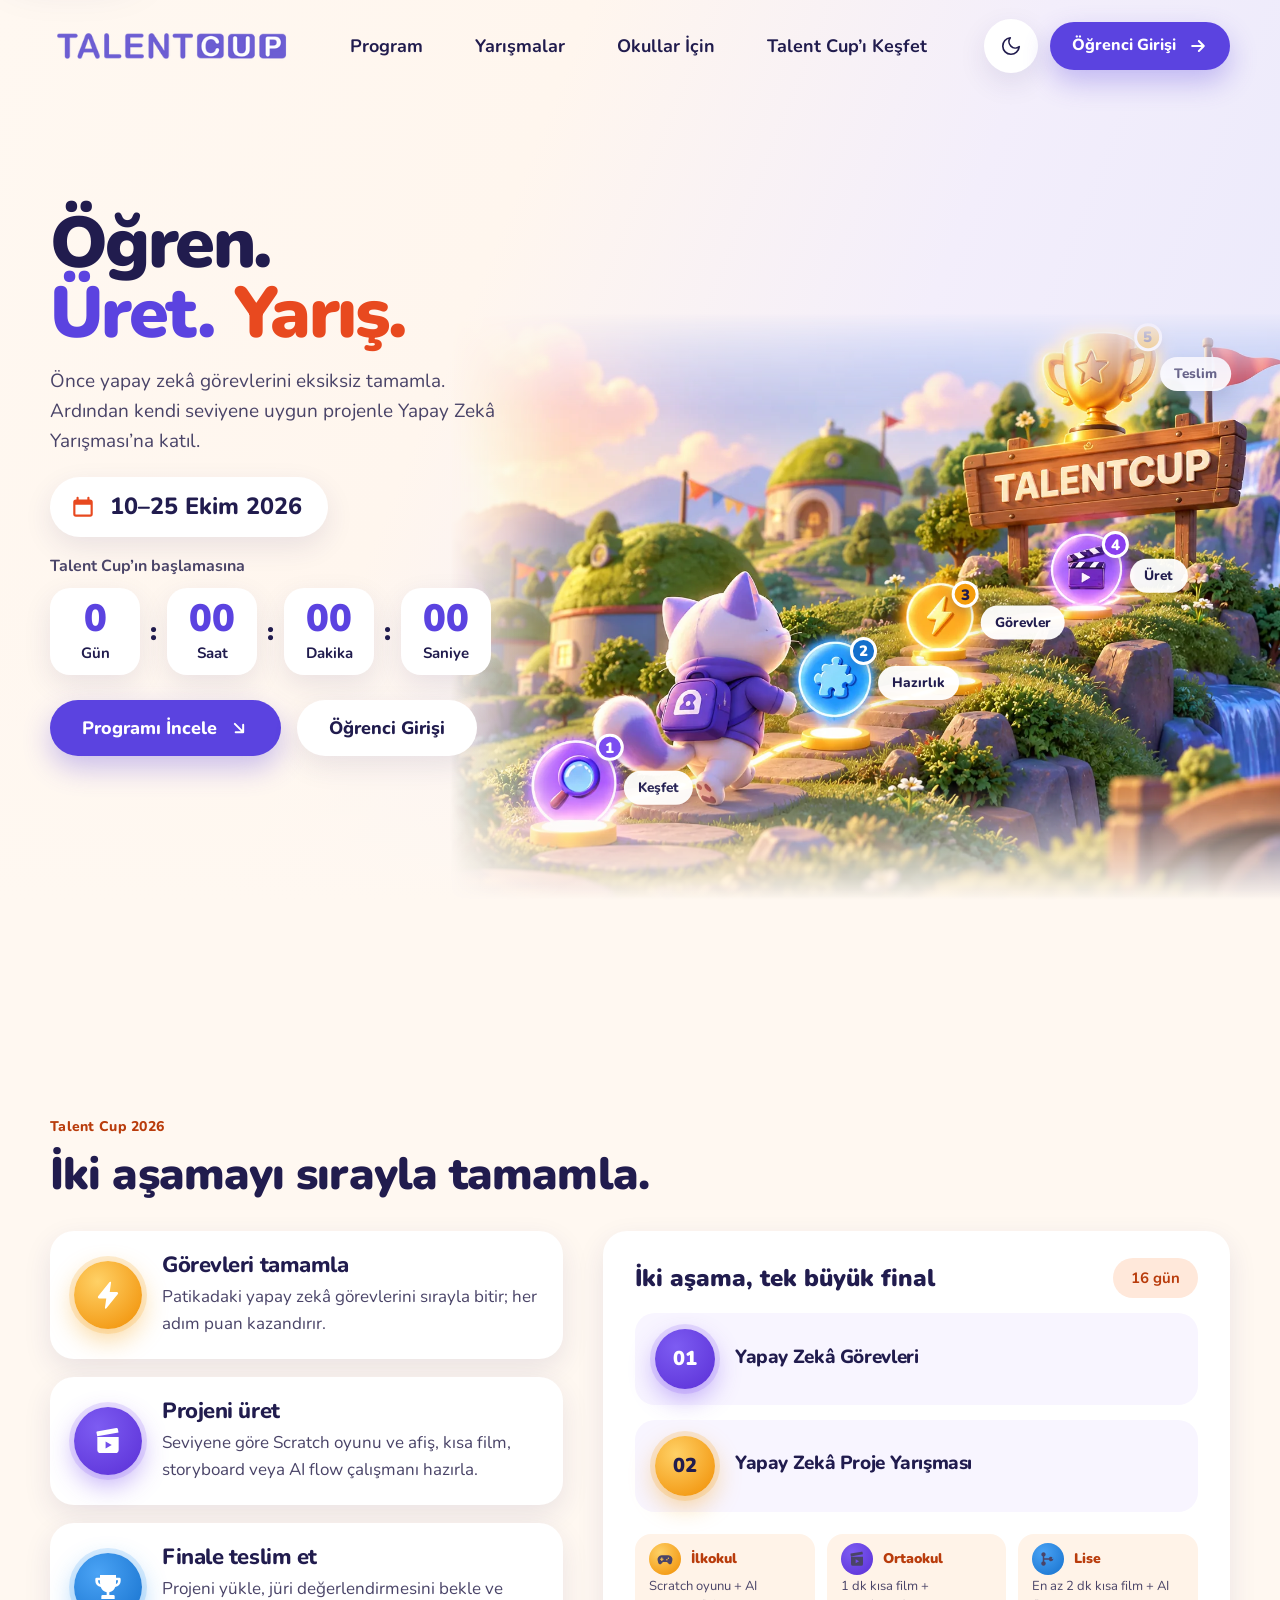
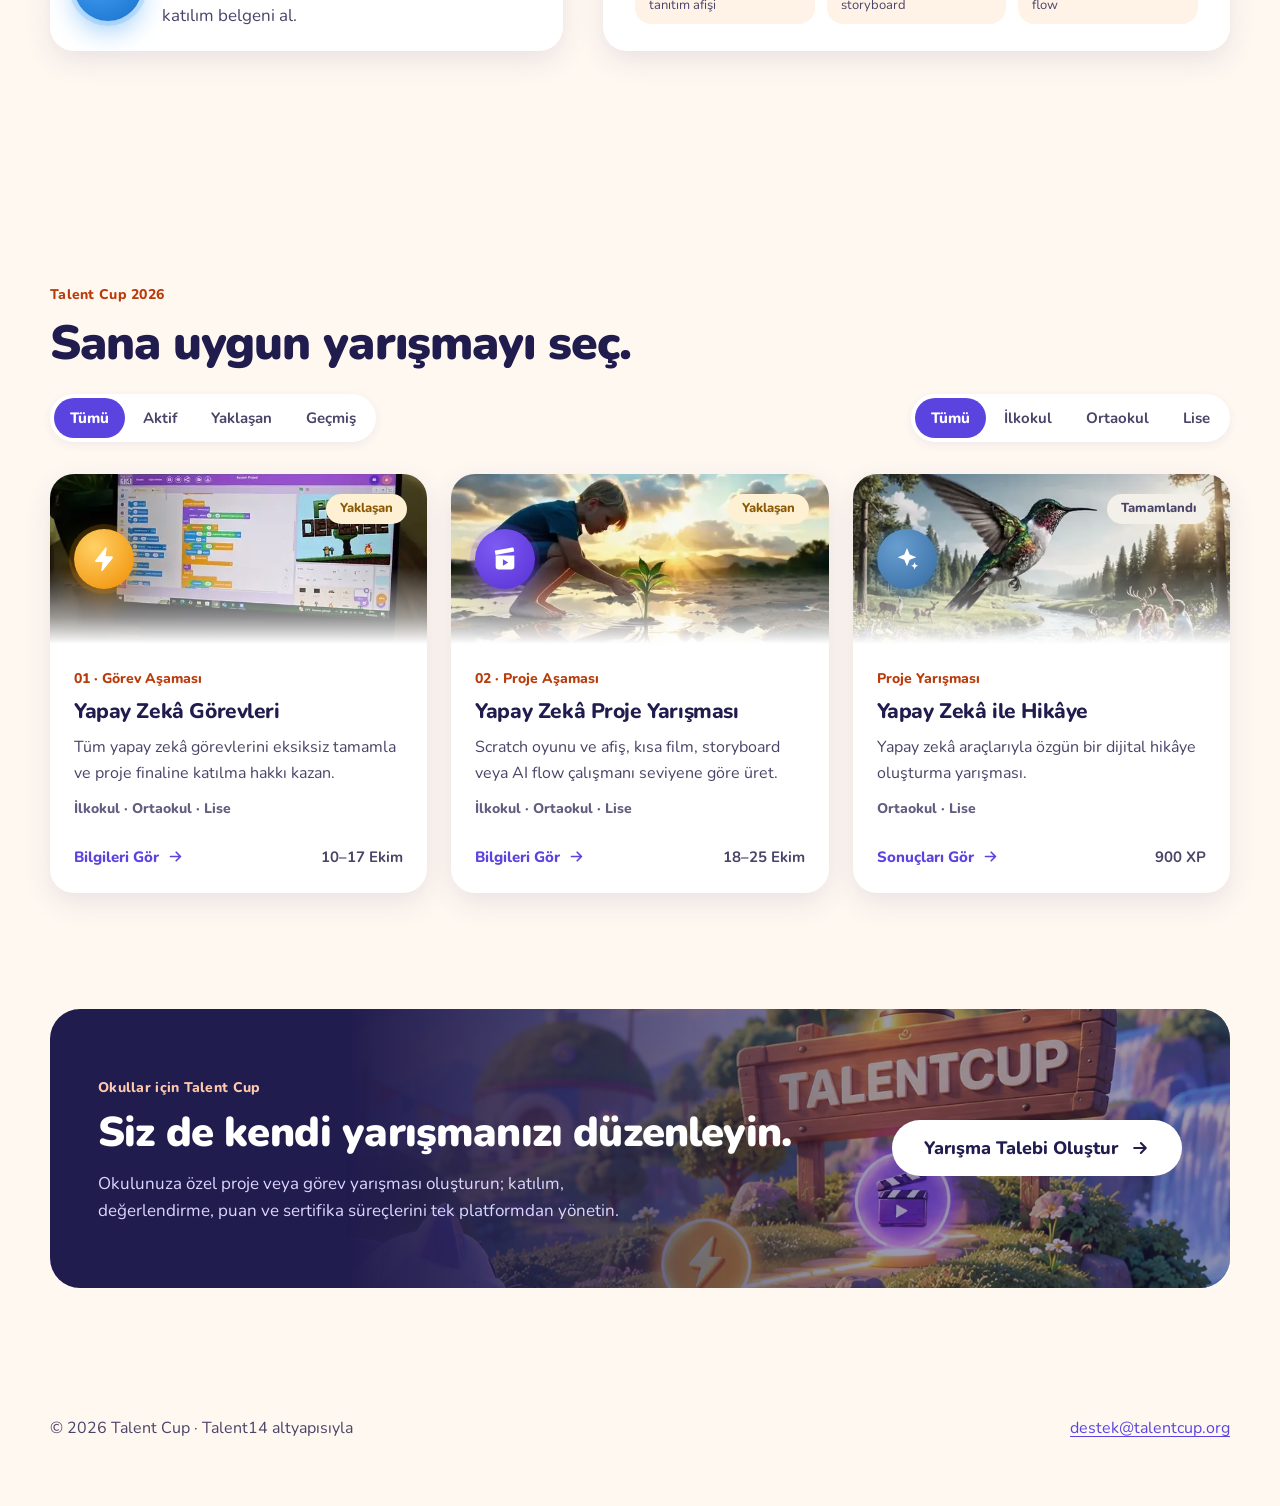
<file: index.html>
<!doctype html>
<html lang="tr" data-theme="light">
<head>
<meta charset="UTF-8" />
<meta name="viewport" content="width=device-width, initial-scale=1.0" />
<meta name="description" content="Talent Cup — okullar ve kurumlar için kodlama ve teknoloji yarışmaları." />
<link rel="icon" href="favicon.svg" type="image/svg+xml" />
<link rel="icon" href="favicon-32.png" sizes="32x32" type="image/png" />
<link rel="apple-touch-icon" href="apple-touch-icon.png" />
<link rel="preconnect" href="https://fonts.googleapis.com" />
<link rel="preconnect" href="https://fonts.gstatic.com" crossorigin />
<link href="https://fonts.googleapis.com/css2?family=Nunito:wght@400;600;700;800;900&display=swap" rel="stylesheet" />
<link rel="preload" as="image" href="arkaplan.webp" type="image/webp" />
<link rel="stylesheet" href="styles.css" />
<title>Talent Cup</title>
<script src="app.js" defer></script>
</head>
<body>
<a class="skip-link" href="#main">İçeriğe geç</a>

<header class="topbar">
  <div class="wrap topbar-inner">
    <a class="brand-link" href="index.html"><img src="logo.png" alt="Talent Cup" width="316" height="43" /></a>

    <nav class="topnav" aria-label="Ana menü">
      <a href="#program">Program</a>
      <a href="#yarismalar">Yarışmalar</a>
      <a href="#okullar">Okullar İçin</a>
      <a href="hakkinda.html">Talent Cup’ı Keşfet</a>
    </nav>

    <div class="topbar-actions">
      <button type="button" class="icon-btn" data-theme-toggle aria-pressed="false">
        <span class="visually-hidden">Koyu temaya geç</span>
        <svg data-icon="moon" viewBox="0 0 24 24" fill="none" stroke="currentColor" stroke-width="1.8" stroke-linecap="round" stroke-linejoin="round" aria-hidden="true"><path d="M21 12.8A9 9 0 1 1 11.2 3a7 7 0 0 0 9.8 9.8Z"/></svg>
        <svg data-icon="sun" viewBox="0 0 24 24" fill="none" stroke="currentColor" stroke-width="1.8" stroke-linecap="round" stroke-linejoin="round" aria-hidden="true" hidden><circle cx="12" cy="12" r="4"/><path d="M12 2v2M12 20v2M4.9 4.9l1.4 1.4M17.7 17.7l1.4 1.4M2 12h2M20 12h2M4.9 19.1l1.4-1.4M17.7 6.3l1.4-1.4"/></svg>
      </button>
      <a class="btn btn-primary btn-sm" href="login.html">
        Öğrenci Girişi
        <svg viewBox="0 0 24 24" fill="none" stroke="currentColor" stroke-width="2.4" stroke-linecap="round" stroke-linejoin="round" width="20" height="20" aria-hidden="true"><path d="M5 12h14M13 6l6 6-6 6"/></svg>
      </a>
    </div>
  </div>
</header>

<main id="main">

  <div class="hero-shell">
    <section class="hero" aria-labelledby="hero-title">

      <!-- Sahne: görsel + adım etiketleri. Etiketler görsel içinde yüzde ile
           konumlanır; ekran okuyucu için tek bir açıklama yeterli. -->
      <div class="scene hero-scene" role="img"
           aria-label="Talent Cup yolculuğu: 1 Keşfet, 2 Hazırlık, 3 Görevler, 4 Üret, 5 Teslim">
        <picture>
          <source srcset="arkaplan.webp" type="image/webp" />
          <img src="arkaplan.jpg" alt="" width="1536" height="1024" fetchpriority="high" />
        </picture>
        <span class="pin pin-1" aria-hidden="true"><span class="pin-num">1</span><span class="pin-label">Keşfet</span></span>
        <span class="pin pin-2" aria-hidden="true"><span class="pin-num">2</span><span class="pin-label">Hazırlık</span></span>
        <span class="pin pin-3" aria-hidden="true"><span class="pin-num">3</span><span class="pin-label">Görevler</span></span>
        <span class="pin pin-4" aria-hidden="true"><span class="pin-num">4</span><span class="pin-label">Üret</span></span>
        <span class="pin pin-5" aria-hidden="true"><span class="pin-num">5</span><span class="pin-label">Teslim</span></span>
      </div>

      <div class="wrap">
        <div class="hero-copy">
          <h1 id="hero-title">
            Öğren.<br />
            <span class="w-brand">Üret.</span> <span class="w-accent">Yarış.</span>
          </h1>

          <p class="lead">
            Önce yapay zekâ görevlerini eksiksiz tamamla. Ardından kendi seviyene uygun
            projenle Yapay Zekâ Yarışması&rsquo;na katıl.
          </p>

          <p class="hero-date">
            <svg viewBox="0 0 24 24" fill="currentColor" aria-hidden="true"><path d="M7 2.5a1 1 0 0 1 1 1V5h8V3.5a1 1 0 1 1 2 0V5h.5A2.5 2.5 0 0 1 21 7.5v11a2.5 2.5 0 0 1-2.5 2.5h-13A2.5 2.5 0 0 1 3 18.5v-11A2.5 2.5 0 0 1 5.5 5H6V3.5a1 1 0 0 1 1-1ZM5 10v8.5c0 .3.2.5.5.5h13c.3 0 .5-.2.5-.5V10H5Z"/></svg>
            10–25 Ekim 2026
          </p>

          <p class="countdown-label" id="countdown-label">Talent Cup&rsquo;ın başlamasına</p>
          <div class="countdown" data-countdown="2026-10-10T00:00:00+03:00" role="group" aria-labelledby="countdown-label">
            <div class="countdown-unit"><b data-unit="day">0</b><span>Gün</span></div>
            <span class="countdown-sep" aria-hidden="true">:</span>
            <div class="countdown-unit"><b data-unit="hour">00</b><span>Saat</span></div>
            <span class="countdown-sep" aria-hidden="true">:</span>
            <div class="countdown-unit"><b data-unit="minute">00</b><span>Dakika</span></div>
            <span class="countdown-sep" aria-hidden="true">:</span>
            <div class="countdown-unit"><b data-unit="second">00</b><span>Saniye</span></div>
          </div>

          <div class="hero-cta">
            <a class="btn btn-primary" href="#program">
              Programı İncele
              <svg viewBox="0 0 24 24" fill="none" stroke="currentColor" stroke-width="2.4" stroke-linecap="round" stroke-linejoin="round" width="20" height="20" aria-hidden="true"><path d="M7 7l10 10M17 8v9H8"/></svg>
            </a>
            <a class="btn btn-white" href="login.html">Öğrenci Girişi</a>
          </div>
        </div>
      </div>
    </section>
  </div>

  <!-- Program -->
  <section class="section" id="program">
    <div class="wrap">
      <div class="section-head">
        <div>
          <span class="eyebrow">Talent Cup 2026</span>
          <h2>İki aşamayı sırayla tamamla.</h2>
        </div>
      </div>

      <div class="format-grid">
        <div class="step-list">
          <article class="card step-row">
            <span class="glow-icon glow-orange" aria-hidden="true">
              <svg viewBox="0 0 24 24" fill="currentColor"><path d="M13.2 2.3 4.6 13a1 1 0 0 0 .8 1.6h5.3l-1 7a.6.6 0 0 0 1.1.4l8.6-10.7a1 1 0 0 0-.8-1.6h-5.3l1-7a.6.6 0 0 0-1.1-.4Z"/></svg>
            </span>
            <div>
              <h3>Görevleri tamamla</h3>
              <p>Patikadaki yapay zekâ görevlerini sırayla bitir; her adım puan kazandırır.</p>
            </div>
          </article>

          <article class="card step-row">
            <span class="glow-icon glow-purple" aria-hidden="true">
              <svg viewBox="0 0 24 24" fill="currentColor"><path d="M4 9h16v9.5A2.5 2.5 0 0 1 17.5 21h-11A2.5 2.5 0 0 1 4 18.5V9Zm6.2 3.3v5.4l4.6-2.7-4.6-2.7ZM3.6 4.8l14.6-2.6a1 1 0 0 1 1.2.8l.5 2.6-16 2.9-.5-2.6a1 1 0 0 1 .2-1.1Z"/></svg>
            </span>
            <div>
              <h3>Projeni üret</h3>
              <p>Seviyene göre Scratch oyunu ve afiş, kısa film, storyboard veya AI flow çalışmanı hazırla.</p>
            </div>
          </article>

          <article class="card step-row">
            <span class="glow-icon glow-blue" aria-hidden="true">
              <svg viewBox="0 0 24 24" fill="currentColor"><path d="M6 3h12v2h2.5a1 1 0 0 1 1 1v1.5a4.5 4.5 0 0 1-4.1 4.5 6 6 0 0 1-4.4 3.9V18h3a1 1 0 0 1 1 1v2H7v-2a1 1 0 0 1 1-1h3v-2.1A6 6 0 0 1 6.6 12 4.5 4.5 0 0 1 2.5 7.5V6a1 1 0 0 1 1-1H6V3Zm0 4H4.5v.5a2.5 2.5 0 0 0 1.7 2.4A6 6 0 0 1 6 9V7Zm12 0v2c0 .3 0 .6-.1.9a2.5 2.5 0 0 0 1.6-2.4V7H18Z"/></svg>
            </span>
            <div>
              <h3>Finale teslim et</h3>
              <p>Projeni yükle, jüri değerlendirmesini bekle ve katılım belgeni al.</p>
            </div>
          </article>
        </div>

        <!-- Yarışma formatı -->
        <div class="card format-card">
          <div class="format-head">
            <strong>İki aşama, tek büyük final</strong>
            <span class="chip-peach">16 gün</span>
          </div>

          <article class="stage">
            <span class="glow-icon glow-purple" aria-hidden="true">01</span>
            <div>
              <h4><span class="visually-hidden">Birinci aşama: </span>Yapay Zekâ Görevleri</h4>
            </div>
          </article>


          <article class="stage">
            <span class="glow-icon glow-orange" aria-hidden="true">02</span>
            <div>
              <h4><span class="visually-hidden">İkinci aşama: </span>Yapay Zekâ Proje Yarışması</h4>
            </div>
          </article>

          <div class="levels">
            <div class="level"><b><span class="level-icon lv-peach" aria-hidden="true"><svg viewBox="0 0 24 24" fill="currentColor"><path d="M7.5 7h9a5.5 5.5 0 0 1 5.3 7l-.9 3.2a2.4 2.4 0 0 1-4 1l-2.2-2.2H9.3l-2.2 2.2a2.4 2.4 0 0 1-4-1L2.2 14a5.5 5.5 0 0 1 5.3-7Zm-.5 3v1.5H5.5V13H7v1.5h1.5V13H10v-1.5H8.5V10H7Zm9.5 0a1 1 0 1 0 0 2 1 1 0 0 0 0-2Zm-2 2a1 1 0 1 0 0 2 1 1 0 0 0 0-2Z"/></svg></span>İlkokul</b><span>Scratch oyunu + AI tanıtım afişi</span></div>
            <div class="level"><b><span class="level-icon lv-purple" aria-hidden="true"><svg viewBox="0 0 24 24" fill="currentColor"><path d="M4 9h16v9.5A2.5 2.5 0 0 1 17.5 21h-11A2.5 2.5 0 0 1 4 18.5V9Zm6.2 3.3v5.4l4.6-2.7-4.6-2.7ZM3.6 4.8l14.6-2.6a1 1 0 0 1 1.2.8l.5 2.6-16 2.9-.5-2.6a1 1 0 0 1 .2-1.1Z"/></svg></span>Ortaokul</b><span>1 dk kısa film + storyboard</span></div>
            <div class="level"><b><span class="level-icon lv-blue" aria-hidden="true"><svg viewBox="0 0 24 24" fill="currentColor"><path d="M6 3a3 3 0 0 1 1 5.8V11h6.2A3 3 0 1 1 13.2 13H7v2.2A3 3 0 1 1 5 15.2V8.8A3 3 0 0 1 6 3Zm12 7a1 1 0 1 0 0 2 1 1 0 0 0 0-2Z"/></svg></span>Lise</b><span>En az 2 dk kısa film + AI flow</span></div>
          </div>
        </div>
      </div>
    </div>
  </section>

  <!-- Yarışmalar -->
  <section class="section" id="yarismalar" aria-labelledby="comp-list-title">
    <div class="wrap">
      <div class="section-head comp-head">
        <div>
          <span class="eyebrow">Talent Cup 2026</span>
          <h2 id="comp-list-title">Sana uygun yarışmayı seç.</h2>
        </div>
      </div>

      <div class="filters filters-tight">
        <div class="segmented" data-filter="time" role="group" aria-label="Yarışma zamanı filtreleri">
          <button type="button" data-value="all" aria-pressed="true">Tümü</button>
          <button type="button" data-value="active" aria-pressed="false">Aktif</button>
          <button type="button" data-value="future" aria-pressed="false">Yaklaşan</button>
          <button type="button" data-value="past" aria-pressed="false">Geçmiş</button>
        </div>
        <div class="segmented" data-filter="level" role="group" aria-label="Okul seviyesi filtreleri">
          <button type="button" data-value="all" aria-pressed="true">Tümü</button>
          <button type="button" data-value="ilkokul" aria-pressed="false">İlkokul</button>
          <button type="button" data-value="ortaokul" aria-pressed="false">Ortaokul</button>
          <button type="button" data-value="lise" aria-pressed="false">Lise</button>
        </div>
      </div>

      <p class="visually-hidden" role="status" aria-live="polite" data-filter-status></p>

      <div class="comp-grid" data-comp-grid>
        <a class="card comp-card soft-card" data-comp data-time="future" data-level="ilkokul ortaokul lise" href="yarisma.html?kart=gorevler">
          <div class="soft-cover tint-purple has-photo">
            <img class="cover-photo" src="img/kart-gorevler.webp" alt="" width="600" height="273" loading="lazy" decoding="async" />
            <span class="glow-icon glow-orange" aria-hidden="true"><svg viewBox="0 0 24 24" fill="currentColor"><path d="M13.2 2.3 4.6 13a1 1 0 0 0 .8 1.6h5.3l-1 7a.6.6 0 0 0 1.1.4l8.6-10.7a1 1 0 0 0-.8-1.6h-5.3l1-7a.6.6 0 0 0-1.1-.4Z"/></svg></span>
            <span class="chip chip-future">Yaklaşan</span>
          </div>
          <div class="comp-body">
            <span class="comp-kind">01 · Görev Aşaması</span>
            <h3>Yapay Zekâ Görevleri</h3>
            <p class="comp-desc">Tüm yapay zekâ görevlerini eksiksiz tamamla ve proje finaline katılma hakkı kazan.</p>
            <p class="comp-levels"><span class="visually-hidden">Seviyeler: </span>İlkokul · Ortaokul · Lise</p>
            <div class="comp-foot">
              <span class="go">Bilgileri Gör <svg viewBox="0 0 24 24" fill="none" stroke="currentColor" stroke-width="2.4" stroke-linecap="round" stroke-linejoin="round" width="17" height="17" aria-hidden="true"><path d="M5 12h14M13 6l6 6-6 6"/></svg></span>
              <span class="dates">10–17 Ekim</span>
            </div>
          </div>
        </a>

        <a class="card comp-card soft-card" data-comp data-time="future" data-level="ilkokul ortaokul lise" href="yarisma.html?kart=proje">
          <div class="soft-cover tint-peach has-photo">
            <img class="cover-photo" src="img/kart-proje.webp" alt="" width="600" height="273" loading="lazy" decoding="async" />
            <span class="glow-icon glow-purple" aria-hidden="true"><svg viewBox="0 0 24 24" fill="currentColor"><path d="M4 9h16v9.5A2.5 2.5 0 0 1 17.5 21h-11A2.5 2.5 0 0 1 4 18.5V9Zm6.2 3.3v5.4l4.6-2.7-4.6-2.7ZM3.6 4.8l14.6-2.6a1 1 0 0 1 1.2.8l.5 2.6-16 2.9-.5-2.6a1 1 0 0 1 .2-1.1Z"/></svg></span>
            <span class="chip chip-future">Yaklaşan</span>
          </div>
          <div class="comp-body">
            <span class="comp-kind">02 · Proje Aşaması</span>
            <h3>Yapay Zekâ Proje Yarışması</h3>
            <p class="comp-desc">Scratch oyunu ve afiş, kısa film, storyboard veya AI flow çalışmanı seviyene göre üret.</p>
            <p class="comp-levels"><span class="visually-hidden">Seviyeler: </span>İlkokul · Ortaokul · Lise</p>
            <div class="comp-foot">
              <span class="go">Bilgileri Gör <svg viewBox="0 0 24 24" fill="none" stroke="currentColor" stroke-width="2.4" stroke-linecap="round" stroke-linejoin="round" width="17" height="17" aria-hidden="true"><path d="M5 12h14M13 6l6 6-6 6"/></svg></span>
              <span class="dates">18–25 Ekim</span>
            </div>
          </div>
        </a>

        <a class="card comp-card soft-card" data-comp data-time="past" data-level="ortaokul lise" href="yarisma.html?kart=hikaye">
          <div class="soft-cover tint-gold has-photo">
            <img class="cover-photo" src="img/kart-hikaye.webp" alt="" width="600" height="273" loading="lazy" decoding="async" />
            <span class="glow-icon glow-blue" aria-hidden="true"><svg viewBox="0 0 24 24" fill="currentColor"><path d="M12 2.5l2.3 5.6 5.7 2.3-5.7 2.3L12 18.3l-2.3-5.6L4 10.4l5.7-2.3L12 2.5Zm6.5 12.2.9 2.2 2.1.9-2.1.9-.9 2.2-.9-2.2-2.1-.9 2.1-.9.9-2.2Z"/></svg></span>
            <span class="chip chip-past">Tamamlandı</span>
          </div>
          <div class="comp-body">
            <span class="comp-kind">Proje Yarışması</span>
            <h3>Yapay Zekâ ile Hikâye</h3>
            <p class="comp-desc">Yapay zekâ araçlarıyla özgün bir dijital hikâye oluşturma yarışması.</p>
            <p class="comp-levels"><span class="visually-hidden">Seviyeler: </span>Ortaokul · Lise</p>
            <div class="comp-foot">
              <span class="go">Sonuçları Gör <svg viewBox="0 0 24 24" fill="none" stroke="currentColor" stroke-width="2.4" stroke-linecap="round" stroke-linejoin="round" width="17" height="17" aria-hidden="true"><path d="M5 12h14M13 6l6 6-6 6"/></svg></span>
              <span class="dates">900 XP</span>
            </div>
          </div>
        </a>
      </div>

      <div class="empty" data-empty hidden>
        <span class="glow-icon glow-purple" aria-hidden="true"><svg viewBox="0 0 24 24" fill="none" stroke="currentColor" stroke-width="2.2" stroke-linecap="round" stroke-linejoin="round"><circle cx="11" cy="11" r="7"/><path d="m20 20-3.6-3.6"/></svg></span>
        <h2>Bu filtreye uyan yarışma yok.</h2>
        <p>Filtreyi değiştirerek diğer yarışmalara bakabilirsin.</p>
      </div>
    </div>
  </section>

  <!-- Okullar için -->
  <section class="section bowl bowl-cream" id="okullar">
    <div class="wrap">
      <div class="cta-panel">
        <div class="cta-art" aria-hidden="true"></div>
        <div>
          <span class="eyebrow">Okullar için Talent Cup</span>
          <h2>Siz de kendi yarışmanızı düzenleyin.</h2>
          <p>
            Okulunuza özel proje veya görev yarışması oluşturun; katılım, değerlendirme,
            puan ve sertifika süreçlerini tek platformdan yönetin.
          </p>
        </div>
        <div>
          <button type="button" class="btn btn-white" data-modal-open="request-modal" aria-haspopup="dialog">
            Yarışma Talebi Oluştur
            <svg viewBox="0 0 24 24" fill="none" stroke="currentColor" stroke-width="2.4" stroke-linecap="round" stroke-linejoin="round" width="20" height="20" aria-hidden="true"><path d="M5 12h14M13 6l6 6-6 6"/></svg>
          </button>
        </div>
      </div>
    </div>
  </section>

</main>

<footer class="site-footer">
  <div class="wrap site-footer-inner">
    <span>© 2026 Talent Cup · Talent14 altyapısıyla</span>
    <a href="mailto:destek@talentcup.org">destek@talentcup.org</a>
  </div>
</footer>

<!-- Yarışma talebi formu (okul ve kurum yetkilileri için) -->
<div class="modal" id="request-modal" data-modal hidden role="dialog" aria-modal="true" aria-labelledby="request-title">
  <div class="modal-card modal-wide request-card">
    <div class="request-band">
      <div class="modal-head">
        <div>
          <span class="eyebrow">Okullar için Talent Cup</span>
          <h2 id="request-title">Yarışma talebi oluşturun</h2>
          <p class="request-intro">Formu doldurun, ekibimiz iki iş günü içinde sizinle iletişime geçsin.</p>
        </div>
        <button type="button" class="icon-btn" data-modal-close aria-label="Kapat">
          <svg viewBox="0 0 24 24" fill="none" stroke="currentColor" stroke-width="2.4" stroke-linecap="round" stroke-linejoin="round" aria-hidden="true"><path d="M18 6 6 18M6 6l12 12"/></svg>
        </button>
      </div>
    </div>

    <form class="request-form" data-request-form novalidate>
      <p class="form-note"><span aria-hidden="true">*</span> ile işaretli alanlar zorunludur.</p>

      <fieldset class="form-group">
        <legend>Kurum</legend>
        <div class="form-grid">
          <div class="field">
            <label class="label" for="rq-school">Okul / kurum adı <span aria-hidden="true">*</span></label>
            <input class="input" id="rq-school" name="school" type="text" autocomplete="organization" required data-autofocus />
          </div>
          <div class="field">
            <label class="label" for="rq-city">İl <span aria-hidden="true">*</span></label>
            <input class="input" id="rq-city" name="city" type="text" autocomplete="address-level1" required />
          </div>
        </div>
      </fieldset>

      <fieldset class="form-group">
        <legend>Yetkili kişi</legend>
        <div class="form-grid">
          <div class="field">
            <label class="label" for="rq-name">Ad soyad <span aria-hidden="true">*</span></label>
            <input class="input" id="rq-name" name="name" type="text" autocomplete="name" required />
          </div>
          <div class="field">
            <label class="label" for="rq-role">Görevi <span aria-hidden="true">*</span></label>
            <select class="input" id="rq-role" name="role" required>
              <option value="">Seçin</option>
              <option>Okul müdürü</option>
              <option>Müdür yardımcısı</option>
              <option>Bilişim teknolojileri öğretmeni</option>
              <option>Branş öğretmeni</option>
              <option>Kurum yöneticisi</option>
              <option>Diğer</option>
            </select>
          </div>
          <div class="field field-full">
            <label class="label" for="rq-phone">Telefon <span aria-hidden="true">*</span></label>
            <input class="input" id="rq-phone" name="phone" type="tel" autocomplete="tel" inputmode="tel" placeholder="05xx xxx xx xx" required />
          </div>
          <div class="field field-full">
            <label class="label" for="rq-note">Eklemek istedikleriniz</label>
            <textarea class="input" id="rq-note" name="note" rows="3" aria-describedby="rq-note-hint"></textarea>
            <span class="hint" id="rq-note-hint">Öğrenci kişisel bilgisi yazmayın.</span>
          </div>
        </div>
      </fieldset>

      <div class="field consent" data-choice-field>
        <label class="choice-check">
          <input type="checkbox" name="consent" required />
          <span>Kişisel verilerimin talebimi yanıtlamak amacıyla işlenmesine ilişkin <a href="#" target="_blank" rel="noopener">aydınlatma metnini</a> okudum. <span aria-hidden="true">*</span></span>
        </label>
      </div>

      <div class="request-actions">
        <button type="button" class="btn btn-white" data-modal-close>Vazgeç</button>
        <button type="submit" class="btn btn-primary">
          Talebi Gönder
          <svg viewBox="0 0 24 24" fill="none" stroke="currentColor" stroke-width="2.4" stroke-linecap="round" stroke-linejoin="round" width="20" height="20" aria-hidden="true"><path d="M5 12h14M13 6l6 6-6 6"/></svg>
        </button>
      </div>
    </form>

    <div class="request-done" data-request-done hidden tabindex="-1">
      <span class="glow-icon glow-green" aria-hidden="true"><svg viewBox="0 0 24 24" fill="none" stroke="currentColor" stroke-width="3" stroke-linecap="round" stroke-linejoin="round"><path d="M20 6 9 17l-5-5"/></svg></span>
      <h3>Talebiniz alındı.</h3>
      <p>Ekibimiz iki iş günü içinde verdiğiniz telefondan size ulaşacak. Sorunuz olursa <a href="mailto:destek@talentcup.org">destek@talentcup.org</a> adresine yazabilirsiniz.</p>
      <button type="button" class="btn btn-primary" data-modal-close>Tamam</button>
    </div>
  </div>
</div>

</body>
</html>
</file>
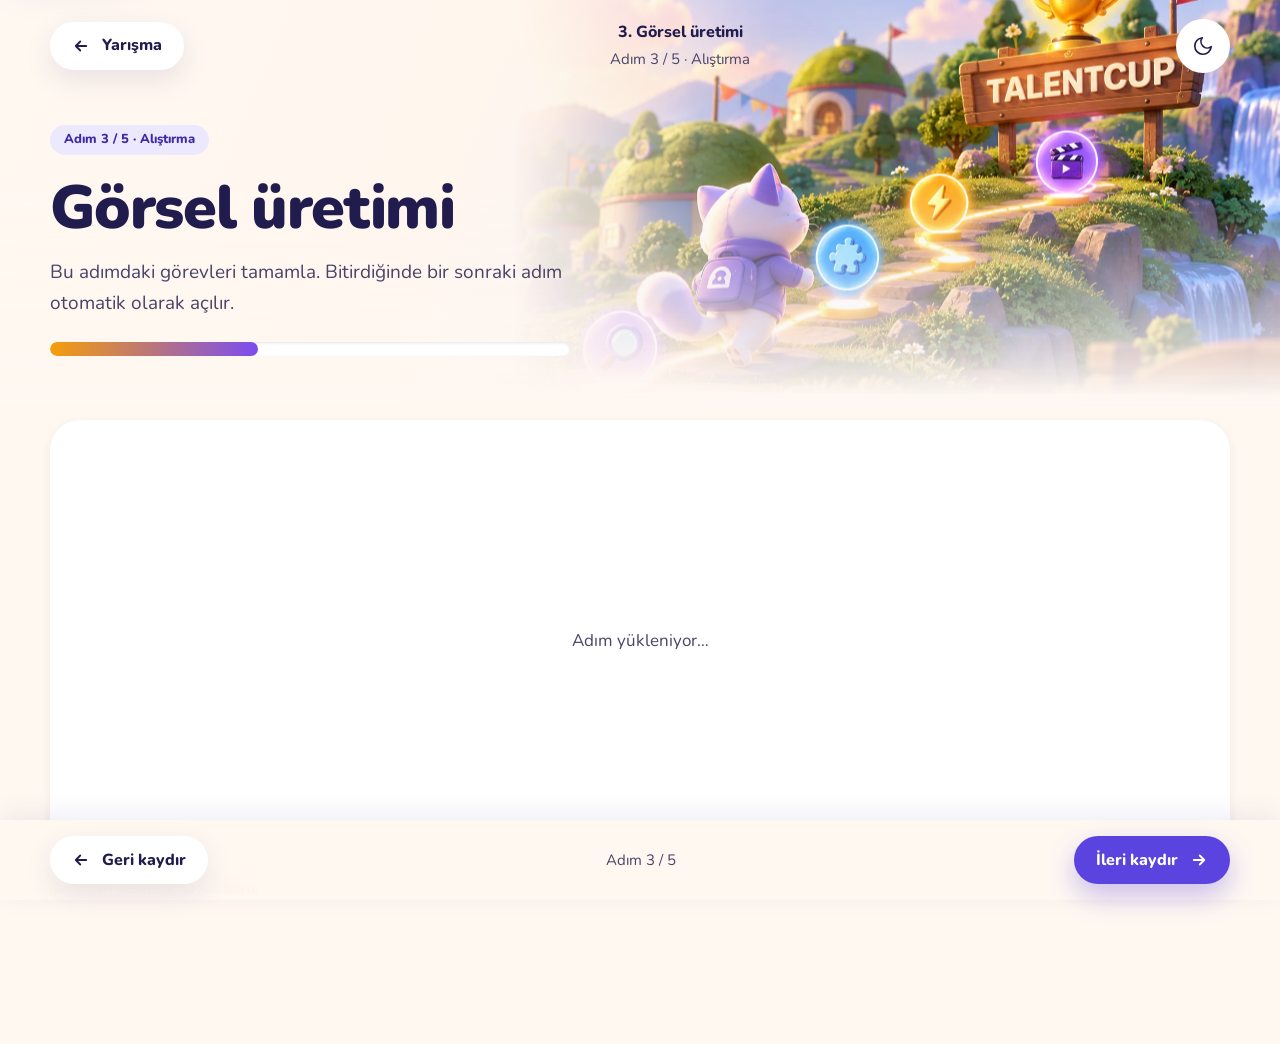
<file: adim.html>
<!doctype html>
<html lang="tr" data-theme="light">
<head>
<meta charset="UTF-8" />
<meta name="viewport" content="width=device-width, initial-scale=1.0" />
<link rel="icon" href="favicon.svg" type="image/svg+xml" />
<link rel="icon" href="favicon-32.png" sizes="32x32" type="image/png" />
<link rel="apple-touch-icon" href="apple-touch-icon.png" />
<link rel="preconnect" href="https://fonts.googleapis.com" />
<link rel="preconnect" href="https://fonts.gstatic.com" crossorigin />
<link href="https://fonts.googleapis.com/css2?family=Nunito:wght@400;600;700;800;900&display=swap" rel="stylesheet" />
<link rel="stylesheet" href="styles.css" />
<title>Görsel üretimi · Talent Cup</title>
<script src="app.js" defer></script>
</head>
<body>
<a class="skip-link" href="#main">İçeriğe geç</a>

<header class="topbar">
  <div class="wrap topbar-inner">
    <a class="btn btn-white btn-sm" href="yarisma.html">
      <svg viewBox="0 0 24 24" fill="none" stroke="currentColor" stroke-width="2.4" stroke-linecap="round" stroke-linejoin="round" width="18" height="18" aria-hidden="true"><path d="M19 12H5M11 18l-6-6 6-6"/></svg>
      Yarışma
    </a>

    <div class="topbar-center">
      <strong>3. Görsel üretimi</strong>
      <span class="small muted">Adım 3 / 5 · Alıştırma</span>
    </div>

    <div class="topbar-actions">
      <button type="button" class="icon-btn" data-theme-toggle aria-pressed="false">
        <span class="visually-hidden">Koyu temaya geç</span>
        <svg data-icon="moon" viewBox="0 0 24 24" fill="none" stroke="currentColor" stroke-width="1.8" stroke-linecap="round" stroke-linejoin="round" aria-hidden="true"><path d="M21 12.8A9 9 0 1 1 11.2 3a7 7 0 0 0 9.8 9.8Z"/></svg>
        <svg data-icon="sun" viewBox="0 0 24 24" fill="none" stroke="currentColor" stroke-width="1.8" stroke-linecap="round" stroke-linejoin="round" aria-hidden="true" hidden><circle cx="12" cy="12" r="4"/><path d="M12 2v2M12 20v2M4.9 4.9l1.4 1.4M17.7 17.7l1.4 1.4M2 12h2M20 12h2M4.9 19.1l1.4-1.4M17.7 6.3l1.4-1.4"/></svg>
      </button>
    </div>
  </div>
</header>

<main id="main" class="step-shell">
  <section class="page-banner" style="--focus-x: 45%; --focus-y: 62%">
    <div class="page-banner-art" aria-hidden="true"></div>
    <div class="wrap">
      <div class="page-banner-body" style="padding-bottom:56px">
        <span class="chip chip-brand">Adım 3 / 5 · Alıştırma</span>
        <h1>Görsel üretimi</h1>
        <p class="lead">Bu adımdaki görevleri tamamla. Bitirdiğinde bir sonraki adım otomatik olarak açılır.</p>
        <div class="progress" role="img" aria-label="5 adımdan 2 tanesi tamamlandı"><i style="width:40%"></i></div>
      </div>
    </div>
  </section>

  <div class="wrap step-body" style="padding-top:8px">
    <!-- Adım içeriği (H5P vb.) bu çerçeveye gelir -->
    <div class="step-frame"><p>Adım yükleniyor…</p></div>
    <p class="small muted" role="status" aria-live="polite" style="margin-top:16px" data-save-status>İlerlemen otomatik kaydediliyor.</p>
  </div>

  <nav class="step-nav" aria-label="Adım gezinmesi">
    <div class="wrap">
      <button type="button" class="btn btn-white btn-sm">
        <svg viewBox="0 0 24 24" fill="none" stroke="currentColor" stroke-width="2.4" stroke-linecap="round" stroke-linejoin="round" width="18" height="18" aria-hidden="true"><path d="M19 12H5M11 18l-6-6 6-6"/></svg>
        Geri kaydır
      </button>
      <span class="small muted">Adım 3 / 5</span>
      <button type="button" class="btn btn-primary btn-sm">
        İleri kaydır
        <svg viewBox="0 0 24 24" fill="none" stroke="currentColor" stroke-width="2.4" stroke-linecap="round" stroke-linejoin="round" width="18" height="18" aria-hidden="true"><path d="M5 12h14M13 6l6 6-6 6"/></svg>
      </button>
    </div>
  </nav>
</main>

</body>
</html>
</file>
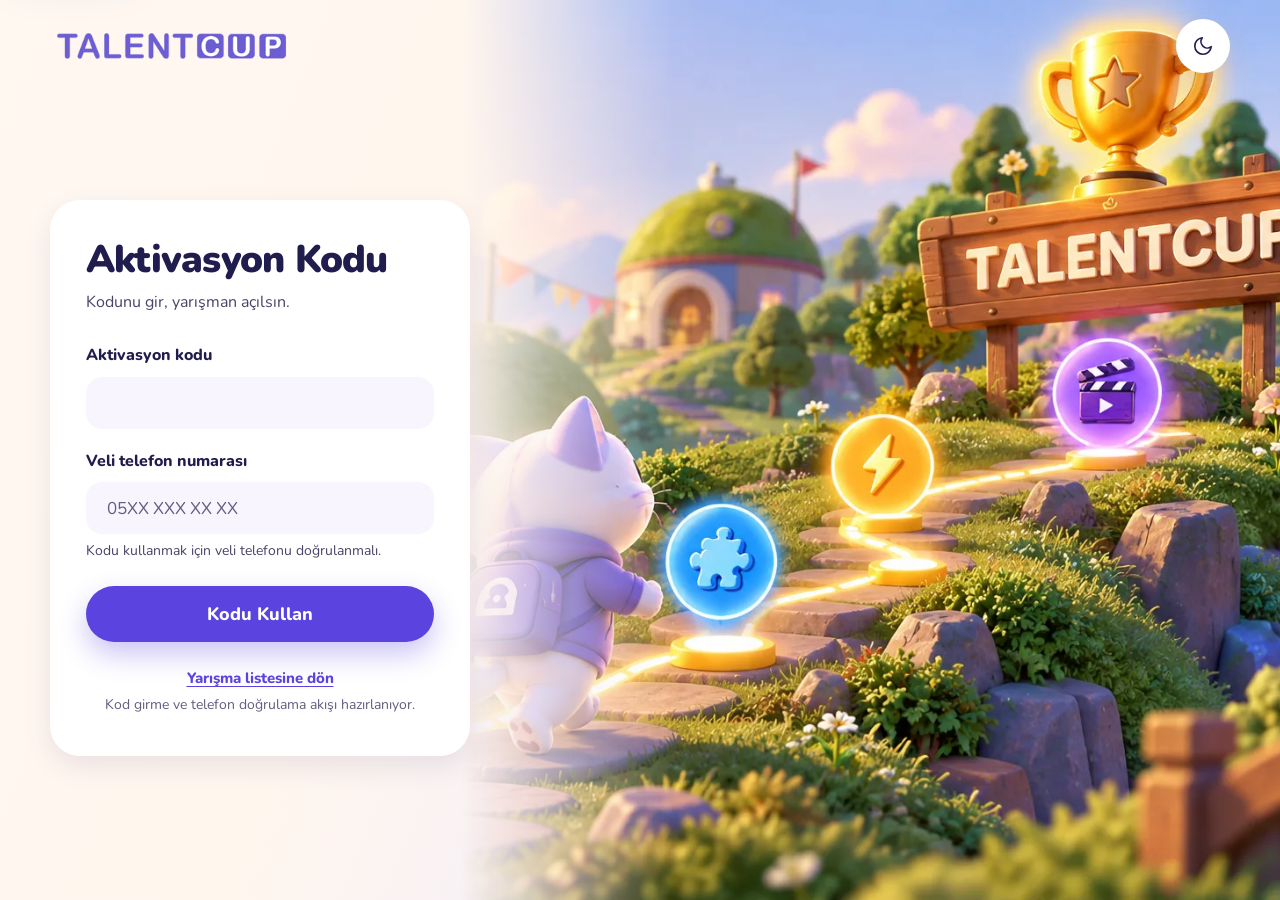
<file: aktivasyon.html>
<!doctype html>
<html lang="tr" data-theme="light">
<head>
<meta charset="UTF-8" />
<meta name="viewport" content="width=device-width, initial-scale=1.0" />
<link rel="icon" href="favicon.svg" type="image/svg+xml" />
<link rel="icon" href="favicon-32.png" sizes="32x32" type="image/png" />
<link rel="apple-touch-icon" href="apple-touch-icon.png" />
<link rel="preconnect" href="https://fonts.googleapis.com" />
<link rel="preconnect" href="https://fonts.gstatic.com" crossorigin />
<link href="https://fonts.googleapis.com/css2?family=Nunito:wght@400;600;700;800;900&display=swap" rel="stylesheet" />
<link rel="stylesheet" href="styles.css" />
<title>Aktivasyon Kodu · Talent Cup</title>
<script src="app.js" defer></script>
</head>
<body>
<a class="skip-link" href="#main">İçeriğe geç</a>

<header class="topbar">
  <div class="wrap topbar-inner">
    <a class="brand-link" href="index.html"><img src="logo.png" alt="Talent Cup" width="316" height="43" /></a>

    <div class="topbar-actions">
      <button type="button" class="icon-btn" data-theme-toggle aria-pressed="false">
        <span class="visually-hidden">Koyu temaya geç</span>
        <svg data-icon="moon" viewBox="0 0 24 24" fill="none" stroke="currentColor" stroke-width="1.8" stroke-linecap="round" stroke-linejoin="round" aria-hidden="true"><path d="M21 12.8A9 9 0 1 1 11.2 3a7 7 0 0 0 9.8 9.8Z"/></svg>
        <svg data-icon="sun" viewBox="0 0 24 24" fill="none" stroke="currentColor" stroke-width="1.8" stroke-linecap="round" stroke-linejoin="round" aria-hidden="true" hidden><circle cx="12" cy="12" r="4"/><path d="M12 2v2M12 20v2M4.9 4.9l1.4 1.4M17.7 17.7l1.4 1.4M2 12h2M20 12h2M4.9 19.1l1.4-1.4M17.7 6.3l1.4-1.4"/></svg>
      </button>
    </div>
  </div>
</header>

<main id="main">
  <div class="auth-shell auth-min">
    <div class="auth-art" aria-hidden="true"></div>
    <div class="wrap auth-main">
      <div class="card auth-card">
        <h1>Aktivasyon Kodu</h1>
        <p class="lead">Kodunu gir, yarışman açılsın.</p>

        <form class="auth-form" method="post" action="#" novalidate>
          <div class="field">
            <label class="label" for="code">Aktivasyon kodu</label>
            <input class="input" id="code" name="code" type="text" autocomplete="off" spellcheck="false" required />
          </div>
          <div class="field">
            <label class="label" for="phone">Veli telefon numarası</label>
            <input class="input" id="phone" name="phone" type="tel" inputmode="tel" autocomplete="tel" placeholder="05XX XXX XX XX" aria-describedby="phone-hint" />
            <span class="hint" id="phone-hint">Kodu kullanmak için veli telefonu doğrulanmalı.</span>
          </div>
          <button class="btn btn-primary btn-block" type="submit">Kodu Kullan</button>
        </form>

        <div class="auth-foot">
          <p><a href="yarismalar.html">Yarışma listesine dön</a></p>
          <p class="auth-hint">Kod girme ve telefon doğrulama akışı hazırlanıyor.</p>
        </div>
      </div>
    </div>
  </div>
</main>

</body>
</html>
</file>
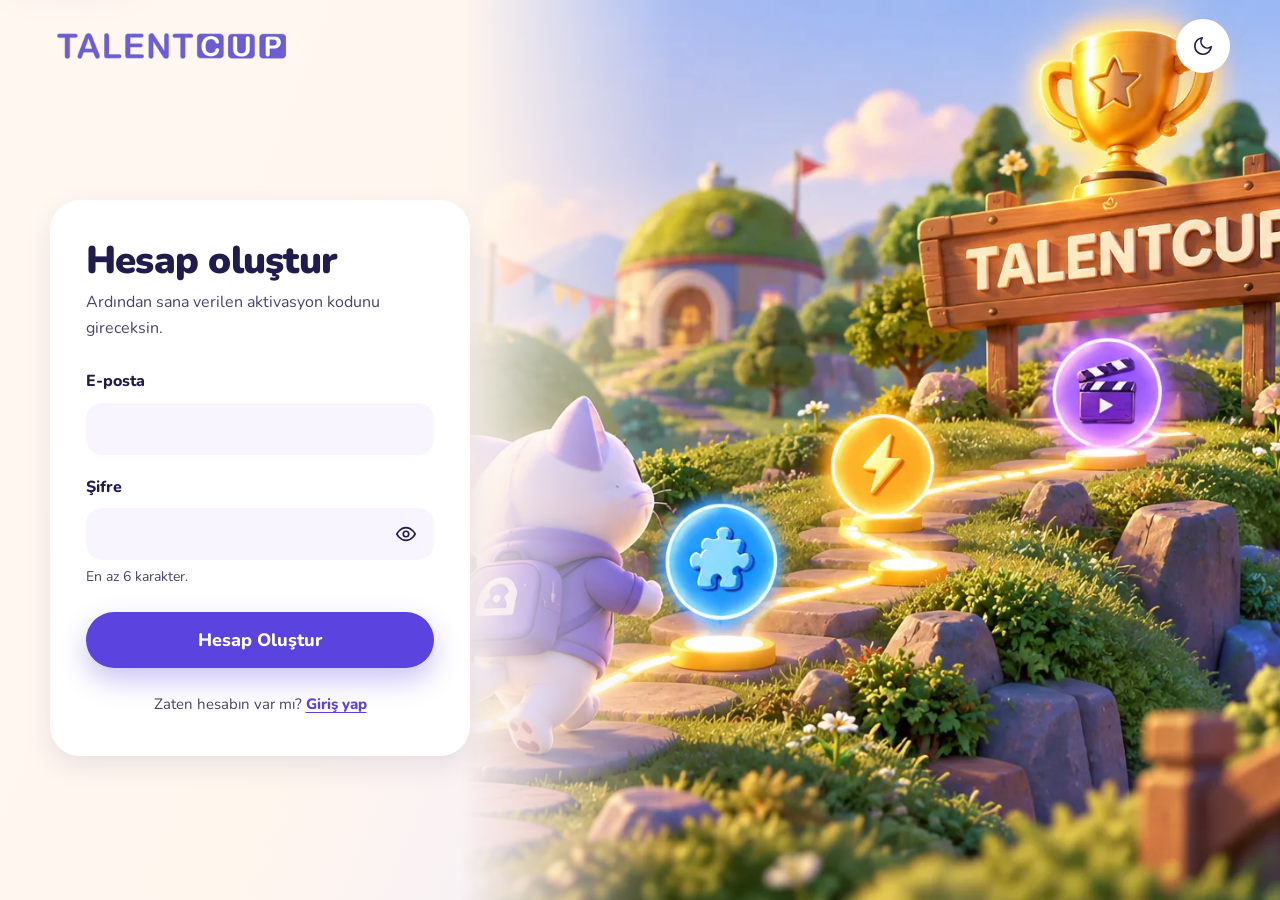
<file: kayit.html>
<!doctype html>
<html lang="tr" data-theme="light">
<head>
<meta charset="UTF-8" />
<meta name="viewport" content="width=device-width, initial-scale=1.0" />
<link rel="icon" href="favicon.svg" type="image/svg+xml" />
<link rel="icon" href="favicon-32.png" sizes="32x32" type="image/png" />
<link rel="apple-touch-icon" href="apple-touch-icon.png" />
<link rel="preconnect" href="https://fonts.googleapis.com" />
<link rel="preconnect" href="https://fonts.gstatic.com" crossorigin />
<link href="https://fonts.googleapis.com/css2?family=Nunito:wght@400;600;700;800;900&display=swap" rel="stylesheet" />
<link rel="stylesheet" href="styles.css" />
<title>Hesap Oluştur · Talent Cup</title>
<script src="app.js" defer></script>
</head>
<body>
<a class="skip-link" href="#main">İçeriğe geç</a>

<header class="topbar">
  <div class="wrap topbar-inner">
    <a class="brand-link" href="index.html"><img src="logo.png" alt="Talent Cup" width="316" height="43" /></a>

    <div class="topbar-actions">
      <button type="button" class="icon-btn" data-theme-toggle aria-pressed="false">
        <span class="visually-hidden">Koyu temaya geç</span>
        <svg data-icon="moon" viewBox="0 0 24 24" fill="none" stroke="currentColor" stroke-width="1.8" stroke-linecap="round" stroke-linejoin="round" aria-hidden="true"><path d="M21 12.8A9 9 0 1 1 11.2 3a7 7 0 0 0 9.8 9.8Z"/></svg>
        <svg data-icon="sun" viewBox="0 0 24 24" fill="none" stroke="currentColor" stroke-width="1.8" stroke-linecap="round" stroke-linejoin="round" aria-hidden="true" hidden><circle cx="12" cy="12" r="4"/><path d="M12 2v2M12 20v2M4.9 4.9l1.4 1.4M17.7 17.7l1.4 1.4M2 12h2M20 12h2M4.9 19.1l1.4-1.4M17.7 6.3l1.4-1.4"/></svg>
      </button>
    </div>
  </div>
</header>

<main id="main">
  <div class="auth-shell auth-min">
    <div class="auth-art" aria-hidden="true"></div>
    <div class="wrap auth-main">
      <div class="card auth-card">
        <h1>Hesap oluştur</h1>
        <p class="lead">Ardından sana verilen aktivasyon kodunu gireceksin.</p>

        <form class="auth-form" method="post" action="#" novalidate>
          <div class="field">
            <label class="label" for="email">E-posta</label>
            <input class="input" id="email" name="email" type="email" autocomplete="email" required />
          </div>
          <div class="field">
            <label class="label" for="password">Şifre</label>
            <div class="input-group">
              <input class="input" id="password" name="password" type="password" autocomplete="new-password" minlength="6" required aria-describedby="password-hint" />
              <button type="button" class="icon-btn" data-password-toggle="password" aria-pressed="false">
                <span class="visually-hidden">Şifreyi göster</span>
                <svg data-icon="eye" viewBox="0 0 24 24" fill="none" stroke="currentColor" stroke-width="1.8" stroke-linecap="round" stroke-linejoin="round" aria-hidden="true"><path d="M2 12s3.6-7 10-7 10 7 10 7-3.6 7-10 7-10-7-10-7Z"/><circle cx="12" cy="12" r="3"/></svg>
                <svg data-icon="eye-off" viewBox="0 0 24 24" fill="none" stroke="currentColor" stroke-width="1.8" stroke-linecap="round" stroke-linejoin="round" aria-hidden="true" hidden><path d="M10.7 5.1A10.6 10.6 0 0 1 12 5c6.4 0 10 7 10 7a18.4 18.4 0 0 1-3.2 4.2M6.2 6.2A18.2 18.2 0 0 0 2 12s3.6 7 10 7c1.9 0 3.5-.6 4.9-1.4"/><path d="m3 3 18 18M9.9 9.9a3 3 0 0 0 4.2 4.2"/></svg>
              </button>
            </div>
            <span class="hint" id="password-hint">En az 6 karakter.</span>
          </div>
          <div class="alert" role="alert" hidden data-error><svg viewBox="0 0 24 24" fill="none" stroke="currentColor" stroke-width="2" stroke-linecap="round" stroke-linejoin="round" aria-hidden="true"><circle cx="12" cy="12" r="9"/><path d="M12 8v5M12 16.5h.01"/></svg><span>Kayıt tamamlanamadı. Bilgileri kontrol edip tekrar deneyin.</span></div>
          <button class="btn btn-primary btn-block" type="submit">Hesap Oluştur</button>
        </form>

        <div class="auth-foot">
          <p>Zaten hesabın var mı? <a href="login.html">Giriş yap</a></p>
        </div>
      </div>
    </div>
  </div>
</main>

</body>
</html>
</file>
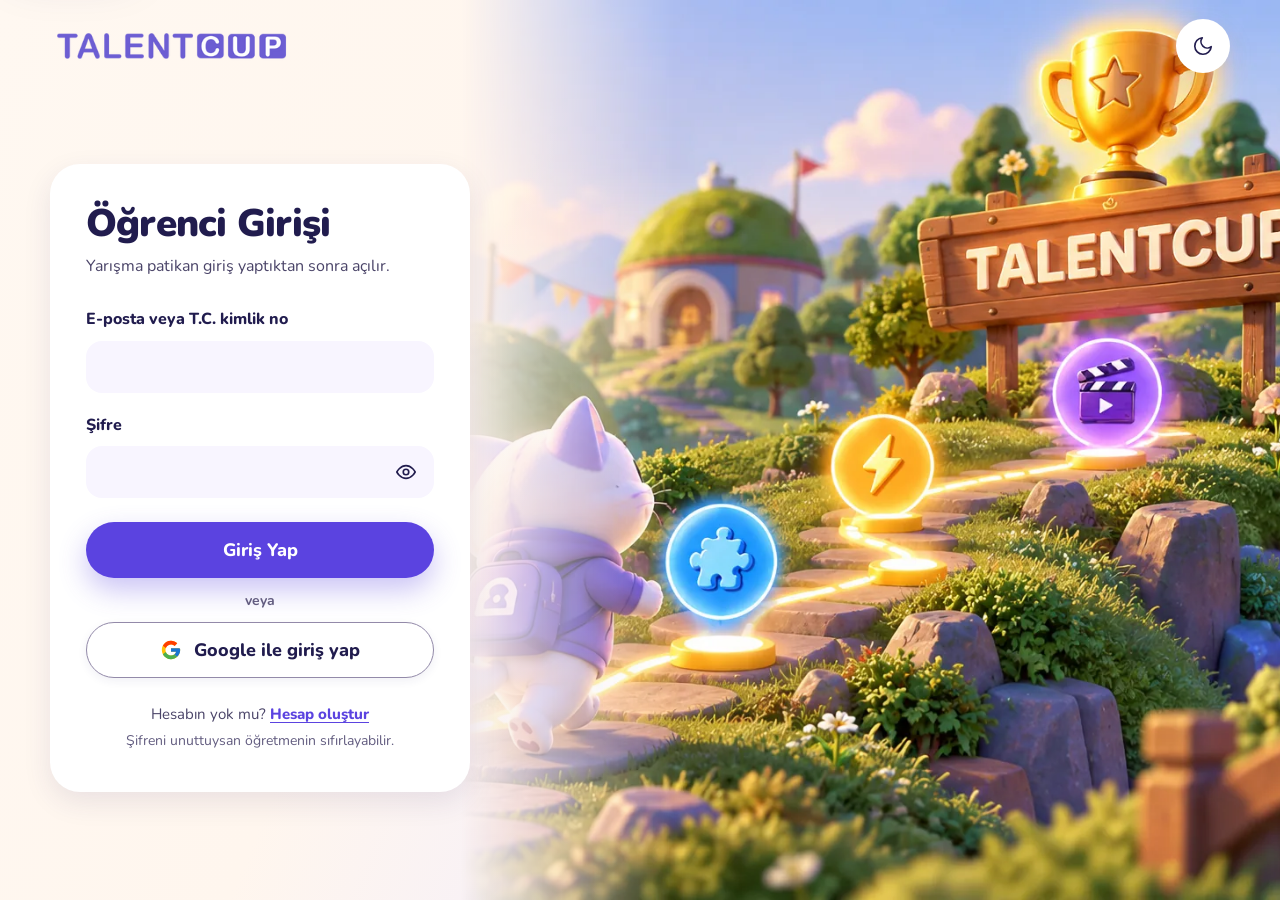
<file: login.html>
<!doctype html>
<html lang="tr" data-theme="light">
<head>
<meta charset="UTF-8" />
<meta name="viewport" content="width=device-width, initial-scale=1.0" />
<link rel="icon" href="favicon.svg" type="image/svg+xml" />
<link rel="icon" href="favicon-32.png" sizes="32x32" type="image/png" />
<link rel="apple-touch-icon" href="apple-touch-icon.png" />
<link rel="preconnect" href="https://fonts.googleapis.com" />
<link rel="preconnect" href="https://fonts.gstatic.com" crossorigin />
<link href="https://fonts.googleapis.com/css2?family=Nunito:wght@400;600;700;800;900&display=swap" rel="stylesheet" />
<link rel="stylesheet" href="styles.css" />
<title>Öğrenci Girişi · Talent Cup</title>
<script src="app.js" defer></script>
</head>
<body>
<a class="skip-link" href="#main">İçeriğe geç</a>

<header class="topbar">
  <div class="wrap topbar-inner">
    <a class="brand-link" href="index.html"><img src="logo.png" alt="Talent Cup" width="316" height="43" /></a>

    <div class="topbar-actions">
      <button type="button" class="icon-btn" data-theme-toggle aria-pressed="false">
        <span class="visually-hidden">Koyu temaya geç</span>
        <svg data-icon="moon" viewBox="0 0 24 24" fill="none" stroke="currentColor" stroke-width="1.8" stroke-linecap="round" stroke-linejoin="round" aria-hidden="true"><path d="M21 12.8A9 9 0 1 1 11.2 3a7 7 0 0 0 9.8 9.8Z"/></svg>
        <svg data-icon="sun" viewBox="0 0 24 24" fill="none" stroke="currentColor" stroke-width="1.8" stroke-linecap="round" stroke-linejoin="round" aria-hidden="true" hidden><circle cx="12" cy="12" r="4"/><path d="M12 2v2M12 20v2M4.9 4.9l1.4 1.4M17.7 17.7l1.4 1.4M2 12h2M20 12h2M4.9 19.1l1.4-1.4M17.7 6.3l1.4-1.4"/></svg>
      </button>
    </div>
  </div>
</header>

<main id="main">
  <div class="auth-shell auth-min">
    <div class="auth-art" aria-hidden="true"></div>
    <div class="wrap auth-main">
      <div class="card auth-card">
        <h1>Öğrenci Girişi</h1>
        <p class="lead">Yarışma patikan giriş yaptıktan sonra açılır.</p>

        <form class="auth-form" method="post" action="#" novalidate>
          <div class="field">
            <label class="label" for="identifier">E-posta veya T.C. kimlik no</label>
            <input class="input" id="identifier" name="identifier" type="text" autocomplete="username" required />
          </div>
          <div class="field">
            <label class="label" for="password">Şifre</label>
            <div class="input-group">
              <input class="input" id="password" name="password" type="password" autocomplete="current-password" required />
              <button type="button" class="icon-btn" data-password-toggle="password" aria-pressed="false">
                <span class="visually-hidden">Şifreyi göster</span>
                <svg data-icon="eye" viewBox="0 0 24 24" fill="none" stroke="currentColor" stroke-width="1.8" stroke-linecap="round" stroke-linejoin="round" aria-hidden="true"><path d="M2 12s3.6-7 10-7 10 7 10 7-3.6 7-10 7-10-7-10-7Z"/><circle cx="12" cy="12" r="3"/></svg>
                <svg data-icon="eye-off" viewBox="0 0 24 24" fill="none" stroke="currentColor" stroke-width="1.8" stroke-linecap="round" stroke-linejoin="round" aria-hidden="true" hidden><path d="M10.7 5.1A10.6 10.6 0 0 1 12 5c6.4 0 10 7 10 7a18.4 18.4 0 0 1-3.2 4.2M6.2 6.2A18.2 18.2 0 0 0 2 12s3.6 7 10 7c1.9 0 3.5-.6 4.9-1.4"/><path d="m3 3 18 18M9.9 9.9a3 3 0 0 0 4.2 4.2"/></svg>
              </button>
            </div>
          </div>
          <!-- Sunucudan dönen hata bu alana yazılır -->
          <div class="alert" role="alert" hidden data-error><svg viewBox="0 0 24 24" fill="none" stroke="currentColor" stroke-width="2" stroke-linecap="round" stroke-linejoin="round" aria-hidden="true"><circle cx="12" cy="12" r="9"/><path d="M12 8v5M12 16.5h.01"/></svg><span>E-posta veya şifre hatalı.</span></div>
          <button class="btn btn-primary btn-block" type="submit">Giriş Yap</button>
        </form>
        <p class="auth-or" aria-hidden="true">veya</p>
        <!-- Google ile giriş: OAuth akışı altyapıda hazır; buton oraya bağlanır -->
        <a class="btn btn-white btn-block btn-google" href="#" data-oauth="google">
          <svg viewBox="0 0 48 48" width="22" height="22" aria-hidden="true"><path fill="#FFC107" d="M43.6 20.5H42V20H24v8h11.3C33.7 32.7 29.2 36 24 36c-6.6 0-12-5.4-12-12s5.4-12 12-12c3.1 0 5.8 1.2 7.9 3.1l5.7-5.7C34 6.1 29.3 4 24 4 12.9 4 4 12.9 4 24s8.9 20 20 20 20-8.9 20-20c0-1.3-.1-2.4-.4-3.5z"/><path fill="#FF3D00" d="m6.3 14.7 6.6 4.8C14.7 15.1 19 12 24 12c3.1 0 5.8 1.2 7.9 3.1l5.7-5.7C34 6.1 29.3 4 24 4 16.3 4 9.7 8.3 6.3 14.7z"/><path fill="#4CAF50" d="M24 44c5.2 0 9.9-2 13.4-5.2l-6.2-5.2A11.9 11.9 0 0 1 24 36c-5.2 0-9.6-3.3-11.3-7.9l-6.5 5C9.5 39.6 16.2 44 24 44z"/><path fill="#1976D2" d="M43.6 20.5H42V20H24v8h11.3a12 12 0 0 1-4.1 5.6l6.2 5.2C37 39.2 44 34 44 24c0-1.3-.1-2.4-.4-3.5z"/></svg>
          Google ile giriş yap
        </a>

        <div class="auth-foot">
          <p>Hesabın yok mu? <a href="kayit.html">Hesap oluştur</a></p>
          <p class="auth-hint">Şifreni unuttuysan öğretmenin sıfırlayabilir.</p>
        </div>
      </div>
    </div>
  </div>
</main>

</body>
</html>
</file>
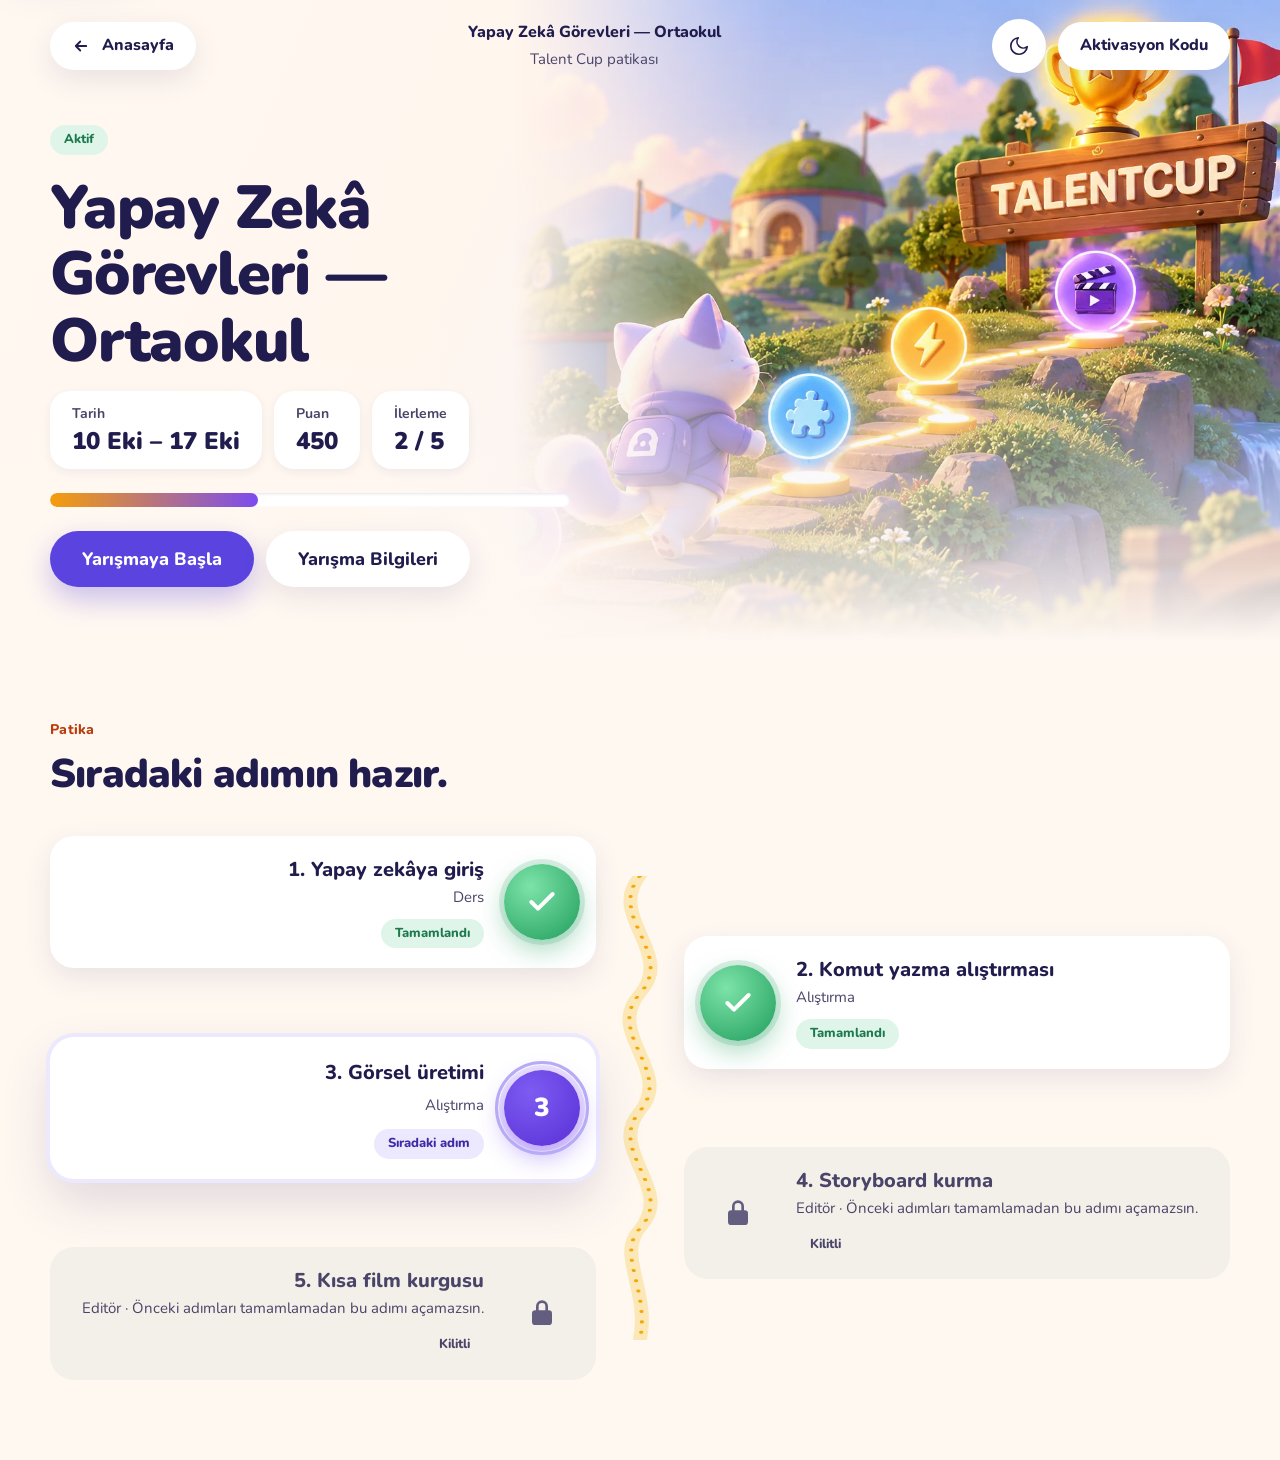
<file: yarisma.html>
<!doctype html>
<html lang="tr" data-theme="light">
<head>
<meta charset="UTF-8" />
<meta name="viewport" content="width=device-width, initial-scale=1.0" />
<link rel="icon" href="favicon.svg" type="image/svg+xml" />
<link rel="icon" href="favicon-32.png" sizes="32x32" type="image/png" />
<link rel="apple-touch-icon" href="apple-touch-icon.png" />
<link rel="preconnect" href="https://fonts.googleapis.com" />
<link rel="preconnect" href="https://fonts.gstatic.com" crossorigin />
<link href="https://fonts.googleapis.com/css2?family=Nunito:wght@400;600;700;800;900&display=swap" rel="stylesheet" />
<link rel="stylesheet" href="styles.css" />
<title>Yapay Zekâ Görevleri · Talent Cup</title>
<script src="app.js" defer></script>
</head>
<body>
<a class="skip-link" href="#main">İçeriğe geç</a>

<header class="topbar">
  <div class="wrap topbar-inner">
    <a class="btn btn-white btn-sm" href="index.html">
      <svg viewBox="0 0 24 24" fill="none" stroke="currentColor" stroke-width="2.4" stroke-linecap="round" stroke-linejoin="round" width="18" height="18" aria-hidden="true"><path d="M19 12H5M11 18l-6-6 6-6"/></svg>
      Anasayfa
    </a>

    <div class="topbar-center">
      <strong>Yapay Zekâ Görevleri — Ortaokul</strong>
      <span class="small muted">Talent Cup patikası</span>
    </div>

    <div class="topbar-actions">
      <button type="button" class="icon-btn" data-theme-toggle aria-pressed="false">
        <span class="visually-hidden">Koyu temaya geç</span>
        <svg data-icon="moon" viewBox="0 0 24 24" fill="none" stroke="currentColor" stroke-width="1.8" stroke-linecap="round" stroke-linejoin="round" aria-hidden="true"><path d="M21 12.8A9 9 0 1 1 11.2 3a7 7 0 0 0 9.8 9.8Z"/></svg>
        <svg data-icon="sun" viewBox="0 0 24 24" fill="none" stroke="currentColor" stroke-width="1.8" stroke-linecap="round" stroke-linejoin="round" aria-hidden="true" hidden><circle cx="12" cy="12" r="4"/><path d="M12 2v2M12 20v2M4.9 4.9l1.4 1.4M17.7 17.7l1.4 1.4M2 12h2M20 12h2M4.9 19.1l1.4-1.4M17.7 6.3l1.4-1.4"/></svg>
      </button>
      <a class="btn btn-white btn-sm" href="aktivasyon.html">Aktivasyon Kodu</a>
    </div>
  </div>
</header>

<main id="main">
  <section class="page-banner" style="--focus-x: 60%; --focus-y: 62%" aria-labelledby="comp-title">
    <div class="page-banner-art" data-kart-art aria-hidden="true"></div>
    <div class="wrap">
      <div class="page-banner-body">
        <span class="chip chip-active">Aktif</span>
        <h1 id="comp-title">Yapay Zekâ Görevleri — Ortaokul</h1>
        <div class="path-meta">
          <div class="path-stat"><span>Tarih</span><strong>10 Eki – 17 Eki</strong></div>
          <div class="path-stat"><span>Puan</span><strong>450</strong></div>
          <div class="path-stat"><span>İlerleme</span><strong>2 / 5</strong></div>
        </div>
        <div class="progress" role="img" aria-label="5 adımdan 2 tanesi tamamlandı"><i style="width:40%"></i></div>
        <div class="path-actions">
          <button type="button" class="btn btn-primary">Yarışmaya Başla</button>
          <button type="button" class="btn btn-white" data-modal-open="info-modal">Yarışma Bilgileri</button>
        </div>
      </div>
    </div>
  </section>

  <section class="trail-wrap" aria-labelledby="trail-title">
    <div class="wrap">
      <div class="section-head" style="margin-bottom:40px">
        <div>
          <span class="eyebrow">Patika</span>
          <h2 id="trail-title" style="font-size:clamp(1.8rem,3.4vw,2.5rem)">Sıradaki adımın hazır.</h2>
        </div>
      </div>
      <div style="position:relative">
        <!-- Sahnedeki ışıklı yol gibi kıvrımlı iz; dekoratif -->
        <div class="trail-line" aria-hidden="true">
          <svg viewBox="0 0 120 900" fill="none" preserveAspectRatio="none">
            <path d="M60 0C26 78 96 150 60 228c-36 78 34 150 0 228s36 150 0 228c-24 50 10 120 0 216" stroke="#f7c948" stroke-opacity="0.35" stroke-width="14" stroke-linecap="round"/>
            <path d="M60 0C26 78 96 150 60 228c-36 78 34 150 0 228s36 150 0 228c-24 50 10 120 0 216" stroke="#f5a70b" stroke-width="4" stroke-linecap="round" stroke-dasharray="2 18"/>
          </svg>
        </div>
        <ol class="trail">
          <li>
            <button type="button" class="trail-step is-done">
              <span class="glow-icon trail-node glow-green" aria-hidden="true"><svg viewBox="0 0 24 24" fill="none" stroke="currentColor" stroke-width="3" stroke-linecap="round" stroke-linejoin="round"><path d="M20 6 9 17l-5-5"/></svg></span>
              <span class="trail-text">
                <strong>1. Yapay zekâya giriş</strong>
                <span class="meta">Ders</span>
                <span class="chip chip-active">Tamamlandı</span>
              </span>
            </button>
          </li>
          <li>
            <button type="button" class="trail-step is-done">
              <span class="glow-icon trail-node glow-green" aria-hidden="true"><svg viewBox="0 0 24 24" fill="none" stroke="currentColor" stroke-width="3" stroke-linecap="round" stroke-linejoin="round"><path d="M20 6 9 17l-5-5"/></svg></span>
              <span class="trail-text">
                <strong>2. Komut yazma alıştırması</strong>
                <span class="meta">Alıştırma</span>
                <span class="chip chip-active">Tamamlandı</span>
              </span>
            </button>
          </li>
          <li>
            <a class="trail-step is-current" href="adim.html" aria-current="step">
              <span class="glow-icon trail-node glow-purple" aria-hidden="true">3</span>
              <span class="trail-text">
                <strong>3. Görsel üretimi</strong>
                <span class="meta">Alıştırma</span>
                <span class="chip chip-brand">Sıradaki adım</span>
              </span>
            </a>
          </li>
          <li>
            <button type="button" class="trail-step is-locked" disabled aria-describedby="locked-4">
              <span class="glow-icon trail-node glow-gray" aria-hidden="true"><svg viewBox="0 0 24 24" fill="currentColor"><path d="M12 2.5A4.5 4.5 0 0 0 7.5 7v3H7a2.5 2.5 0 0 0-2.5 2.5v6A2.5 2.5 0 0 0 7 21h10a2.5 2.5 0 0 0 2.5-2.5v-6A2.5 2.5 0 0 0 17 10h-.5V7A4.5 4.5 0 0 0 12 2.5Zm2.5 7.5h-5V7a2.5 2.5 0 0 1 5 0v3Z"/></svg></span>
              <span class="trail-text">
                <strong>4. Storyboard kurma</strong>
                <span class="meta" id="locked-4">Editör · Önceki adımları tamamlamadan bu adımı açamazsın.</span>
                <span class="chip chip-past">Kilitli</span>
              </span>
            </button>
          </li>
          <li>
            <button type="button" class="trail-step is-locked" disabled aria-describedby="locked-5">
              <span class="glow-icon trail-node glow-gray" aria-hidden="true"><svg viewBox="0 0 24 24" fill="currentColor"><path d="M12 2.5A4.5 4.5 0 0 0 7.5 7v3H7a2.5 2.5 0 0 0-2.5 2.5v6A2.5 2.5 0 0 0 7 21h10a2.5 2.5 0 0 0 2.5-2.5v-6A2.5 2.5 0 0 0 17 10h-.5V7A4.5 4.5 0 0 0 12 2.5Zm2.5 7.5h-5V7a2.5 2.5 0 0 1 5 0v3Z"/></svg></span>
              <span class="trail-text">
                <strong>5. Kısa film kurgusu</strong>
                <span class="meta" id="locked-5">Editör · Önceki adımları tamamlamadan bu adımı açamazsın.</span>
                <span class="chip chip-past">Kilitli</span>
              </span>
            </button>
          </li>
        </ol>
      </div>
    </div>
  </section>
</main>

<!-- Yarışma Bilgileri modali -->
<div class="modal" id="info-modal" data-modal hidden role="dialog" aria-modal="true" aria-labelledby="info-modal-title">
  <div class="modal-card">
    <div class="modal-head">
      <div>
        <span class="eyebrow">Yarışma bilgileri</span>
        <h2 id="info-modal-title">Yapay Zekâ Görevleri — Ortaokul</h2>
      </div>
      <button type="button" class="icon-btn" data-modal-close aria-label="Kapat">
        <svg viewBox="0 0 24 24" fill="none" stroke="currentColor" stroke-width="2.4" stroke-linecap="round" stroke-linejoin="round" aria-hidden="true"><path d="M18 6 6 18M6 6l12 12"/></svg>
      </button>
    </div>
    <div class="modal-body">
      <p>Patikadaki tüm görevleri eksiksiz tamamla ve proje aşamasının kilidini aç. Her adım puan kazandırır; adımlar sırayla açılır.</p>
      <p>Ortaokul seviyesinde teslim edeceğin çalışma: 1 dakikalık kısa film ve storyboard.</p>
      <p>Bir sorun yaşarsan öğretmenine ya da <a href="mailto:destek@talentcup.org">destek@talentcup.org</a> adresine yazabilirsin.</p>
    </div>
  </div>
</div>

</body>
</html>
</file>
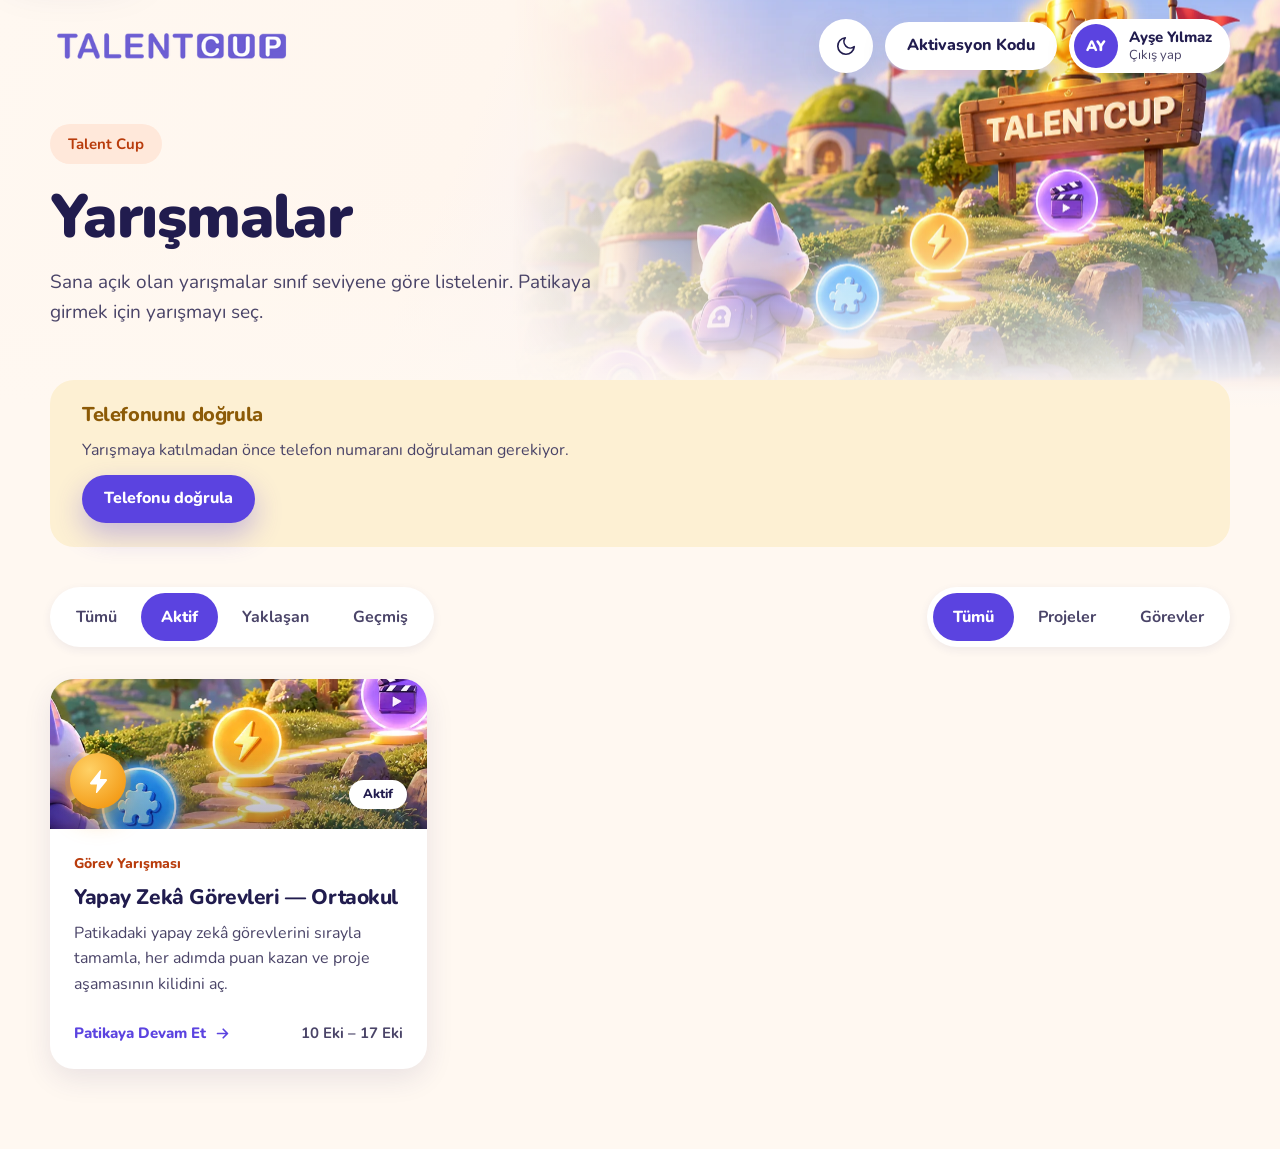
<file: yarismalar.html>
<!doctype html>
<html lang="tr" data-theme="light">
<head>
<meta charset="UTF-8" />
<meta name="viewport" content="width=device-width, initial-scale=1.0" />
<link rel="icon" href="favicon.svg" type="image/svg+xml" />
<link rel="icon" href="favicon-32.png" sizes="32x32" type="image/png" />
<link rel="apple-touch-icon" href="apple-touch-icon.png" />
<link rel="preconnect" href="https://fonts.googleapis.com" />
<link rel="preconnect" href="https://fonts.gstatic.com" crossorigin />
<link href="https://fonts.googleapis.com/css2?family=Nunito:wght@400;600;700;800;900&display=swap" rel="stylesheet" />
<link rel="stylesheet" href="styles.css" />
<title>Yarışmalar · Talent Cup</title>
<script src="app.js" defer></script>
</head>
<body>
<a class="skip-link" href="#main">İçeriğe geç</a>

<header class="topbar">
  <div class="wrap topbar-inner">
    <a class="brand-link" href="yarismalar.html"><img src="logo.png" alt="Talent Cup" width="316" height="43" /></a>

    <div class="topbar-actions">
      <button type="button" class="icon-btn" data-theme-toggle aria-pressed="false">
        <span class="visually-hidden">Koyu temaya geç</span>
        <svg data-icon="moon" viewBox="0 0 24 24" fill="none" stroke="currentColor" stroke-width="1.8" stroke-linecap="round" stroke-linejoin="round" aria-hidden="true"><path d="M21 12.8A9 9 0 1 1 11.2 3a7 7 0 0 0 9.8 9.8Z"/></svg>
        <svg data-icon="sun" viewBox="0 0 24 24" fill="none" stroke="currentColor" stroke-width="1.8" stroke-linecap="round" stroke-linejoin="round" aria-hidden="true" hidden><circle cx="12" cy="12" r="4"/><path d="M12 2v2M12 20v2M4.9 4.9l1.4 1.4M17.7 17.7l1.4 1.4M2 12h2M20 12h2M4.9 19.1l1.4-1.4M17.7 6.3l1.4-1.4"/></svg>
      </button>
      <a class="btn btn-white btn-sm" href="aktivasyon.html">Aktivasyon Kodu</a>
      <button type="button" class="usermenu" title="Oturumu kapat">
        <span class="avatar" aria-hidden="true">AY</span>
        <span class="usermenu-text"><strong>Ayşe Yılmaz</strong><small>Çıkış yap</small></span>
      </button>
    </div>
  </div>
</header>

<main id="main">
  <section class="page-banner" style="--focus-x: 92%; --focus-y: 22%">
    <div class="page-banner-art" aria-hidden="true"></div>
    <div class="wrap">
      <div class="page-banner-body">
        <span class="chip-peach">Talent Cup</span>
        <h1>Yarışmalar</h1>
        <p class="lead">Sana açık olan yarışmalar sınıf seviyene göre listelenir. Patikaya girmek için yarışmayı seç.</p>
      </div>
    </div>
  </section>

  <div class="wrap list-body">
    <!-- Eksik önkoşul uyarısı (premium / phone / grade durumlarından biri) -->
    <div class="notice" role="note">
      <h2>Telefonunu doğrula</h2>
      <p>Yarışmaya katılmadan önce telefon numaranı doğrulaman gerekiyor.</p>
      <a class="btn btn-primary btn-sm" href="aktivasyon.html">Telefonu doğrula</a>
    </div>

    <div class="filters">
      <div class="segmented" data-filter="time" role="group" aria-label="Yarışma zamanı filtreleri">
        <button type="button" data-value="all" aria-pressed="false">Tümü</button>
        <button type="button" data-value="active" aria-pressed="true">Aktif</button>
        <button type="button" data-value="future" aria-pressed="false">Yaklaşan</button>
        <button type="button" data-value="past" aria-pressed="false">Geçmiş</button>
      </div>
      <div class="segmented" data-filter="kind" role="group" aria-label="Yarışma türü filtreleri">
        <button type="button" data-value="all" aria-pressed="true">Tümü</button>
        <button type="button" data-value="project" aria-pressed="false">Projeler</button>
        <button type="button" data-value="task" aria-pressed="false">Görevler</button>
      </div>
    </div>

    <p class="visually-hidden" role="status" aria-live="polite" data-filter-status></p>

    <div class="comp-grid" data-comp-grid>
      <a class="card comp-card" data-comp data-time="active" data-kind="task" href="yarisma.html">
        <div class="comp-cover c-task">
          <span class="glow-icon glow-orange" aria-hidden="true"><svg viewBox="0 0 24 24" fill="currentColor"><path d="M13.2 2.3 4.6 13a1 1 0 0 0 .8 1.6h5.3l-1 7a.6.6 0 0 0 1.1.4l8.6-10.7a1 1 0 0 0-.8-1.6h-5.3l1-7a.6.6 0 0 0-1.1-.4Z"/></svg></span>
          <span class="chip chip-white">Aktif</span>
        </div>
        <div class="comp-body">
          <span class="comp-kind">Görev Yarışması</span>
          <h3>Yapay Zekâ Görevleri — Ortaokul</h3>
          <p class="comp-desc">Patikadaki yapay zekâ görevlerini sırayla tamamla, her adımda puan kazan ve proje aşamasının kilidini aç.</p>
          <div class="comp-foot">
            <span class="go">Patikaya Devam Et <svg viewBox="0 0 24 24" fill="none" stroke="currentColor" stroke-width="2.4" stroke-linecap="round" stroke-linejoin="round" width="17" height="17" aria-hidden="true"><path d="M5 12h14M13 6l6 6-6 6"/></svg></span>
            <span class="dates">10 Eki – 17 Eki</span>
          </div>
        </div>
      </a>
      <a class="card comp-card" data-comp data-time="future" data-kind="project" href="yarisma.html">
        <div class="comp-cover c-project">
          <span class="glow-icon glow-purple" aria-hidden="true"><svg viewBox="0 0 24 24" fill="currentColor"><path d="M4 9h16v9.5A2.5 2.5 0 0 1 17.5 21h-11A2.5 2.5 0 0 1 4 18.5V9Zm6.2 3.3v5.4l4.6-2.7-4.6-2.7ZM3.6 4.8l14.6-2.6a1 1 0 0 1 1.2.8l.5 2.6-16 2.9-.5-2.6a1 1 0 0 1 .2-1.1Z"/></svg></span>
          <span class="chip chip-white">Yaklaşan</span>
        </div>
        <div class="comp-body">
          <span class="comp-kind">Proje Yarışması</span>
          <h3>Yapay Zekâ Proje Yarışması — Ortaokul</h3>
          <p class="comp-desc">1 dakikalık kısa filmini ve storyboard çalışmanı hazırla, jüri değerlendirmesi için teslim et.</p>
          <div class="comp-foot">
            <span class="go">Bilgileri Gör <svg viewBox="0 0 24 24" fill="none" stroke="currentColor" stroke-width="2.4" stroke-linecap="round" stroke-linejoin="round" width="17" height="17" aria-hidden="true"><path d="M5 12h14M13 6l6 6-6 6"/></svg></span>
            <span class="dates">18 Eki – 25 Eki</span>
          </div>
        </div>
      </a>
      <a class="card comp-card" data-comp data-time="past" data-kind="task" href="yarisma.html">
        <div class="comp-cover c-past">
          <span class="glow-icon glow-gray" aria-hidden="true"><svg viewBox="0 0 24 24" fill="currentColor"><path d="M13.2 2.3 4.6 13a1 1 0 0 0 .8 1.6h5.3l-1 7a.6.6 0 0 0 1.1.4l8.6-10.7a1 1 0 0 0-.8-1.6h-5.3l1-7a.6.6 0 0 0-1.1-.4Z"/></svg></span>
          <span class="chip chip-white">Tamamlandı</span>
        </div>
        <div class="comp-body">
          <span class="comp-kind">Görev Yarışması</span>
          <h3>Kodlama Patikası 2025</h3>
          <p class="comp-desc">Geçen yılın görev patikası. Adımları tekrar açabilir, çözümlerine yeniden göz atabilirsin.</p>
          <div class="comp-foot">
            <span class="go">Bilgileri Gör <svg viewBox="0 0 24 24" fill="none" stroke="currentColor" stroke-width="2.4" stroke-linecap="round" stroke-linejoin="round" width="17" height="17" aria-hidden="true"><path d="M5 12h14M13 6l6 6-6 6"/></svg></span>
            <span class="dates">12 Eki – 20 Eki</span>
          </div>
        </div>
      </a>
    </div>

    <div class="empty" data-empty hidden>
      <span class="glow-icon glow-purple" aria-hidden="true"><svg viewBox="0 0 24 24" fill="none" stroke="currentColor" stroke-width="2.2" stroke-linecap="round" stroke-linejoin="round"><circle cx="11" cy="11" r="7"/><path d="m20 20-3.6-3.6"/></svg></span>
      <h2>Bu filtreye uyan yarışma yok.</h2>
      <p>Filtreyi değiştirerek diğer yarışmalara bakabilirsin.</p>
    </div>
  </div>
</main>

</body>
</html>
</file>
<file: styles.css>
/* ==========================================================================
   Talent Cup — arayüz tasarım sistemi (ortaokul, 11-14)
   Referans: website_ornek.png. Sahne görseli (arkaplan.webp) sağa yaslı
   durur, sol ve üst kenarı krem zemine erir; metin solda nefes alır.
   İşlevsellik değişmedi: ekranlar, alanlar, akışlar ve metinler korundu.
   ========================================================================== */

/* --- 1. Token katmanı ---------------------------------------------------- */

:root {
  /* Marka — referanstaki mor, logo ailesinden */
  --brand: #5b43e0;
  --brand-600: #4b34c8;
  --brand-700: #3d2aa6;
  --brand-300: #b7aaf6;
  --brand-100: #ece8fd;
  --brand-50: #f5f3ff;

  --ink: #211c4e;          /* lacivert başlık rengi */
  --accent: #e8491f;       /* "Yarış." turuncu-kırmızı — yalnızca büyük metin */
  --peach: #ffe8da;
  --peach-ink: #b93c0c;

  /* Sahnedeki parlayan ikonların renkleri */
  --glow-purple: #7b4cf0;
  --glow-blue: #1570cc;
  --glow-orange: #f59d0b;
  --glow-violet: #8a3ff0;
  --glow-gold: #f2a50c;

  /* Yüzeyler */
  --bg: #fff8f1;
  --bg-2: #fff3e8;
  --surface: #ffffff;
  --surface-2: #f8f5ff;
  --surface-3: #f3efe9;
  --border-input: #938aa9;   /* form kenarı — 3:1 (WCAG 1.4.11) */

  --text: #211c4e;
  --text-muted: #4a4468;
  --text-subtle: #635d80;
  --on-brand: #ffffff;

  --success: #1d7a4c;  --success-soft: #e0f5ea;
  --warning: #8c5a06;  --warning-soft: #fdf0d3;
  --danger:  #b3263f;  --danger-soft:  #fde4e8;

  /* Hero zemini: sol krem, sağ üst görselin gökyüzüne yakın leylak */
  --hero-bg: linear-gradient(112deg, #fff8f1 0%, #fff6ee 36%, #f3eefb 64%, #e8e8fb 100%);

  --s1: 4px;  --s2: 8px;  --s3: 12px; --s4: 16px; --s5: 20px; --s6: 24px;
  --s8: 32px; --s10: 40px; --s12: 48px; --s16: 64px; --s20: 80px;

  --r-sm: 12px; --r: 16px; --r-md: 20px; --r-lg: 24px; --r-xl: 30px; --r-bowl: 44px;

  --shadow-sm: 0 3px 10px rgba(49, 36, 110, 0.07);
  --shadow: 0 10px 28px rgba(49, 36, 110, 0.1);
  --shadow-lg: 0 22px 50px rgba(49, 36, 110, 0.15);
  --shadow-brand: 0 12px 28px rgba(91, 67, 224, 0.32);

  --font: "Nunito", system-ui, -apple-system, "Segoe UI", sans-serif;

  --wrap: 1180px;
  --t: 200ms cubic-bezier(0.22, 0.61, 0.36, 1);
  --t-soft: 380ms cubic-bezier(0.34, 1.26, 0.64, 1);
  color-scheme: light;
}

:root[data-theme="dark"] {
  --brand: #a797ff;
  --brand-600: #bbaeff;
  --brand-700: #d0c7ff;
  --brand-300: #5b43e0;
  --brand-100: #2d2758;
  --brand-50: #241f48;

  --ink: #f3f0ff;
  --accent: #ff8a63;
  --peach: #43261a;
  --peach-ink: #ffb693;

  --bg: #141128;
  --bg-2: #1a1633;
  --surface: #1f1a3c;
  --surface-2: #28224c;
  --surface-3: #2c2650;
  --border-input: #8a80b8;

  --text: #f3f0ff;
  --text-muted: #c4bde6;
  --text-subtle: #aaa2d3;
  --on-brand: #1b1638;

  --success: #7fdcaa;  --success-soft: #173427;
  --warning: #f2c46b;  --warning-soft: #3a2c0e;
  --danger:  #ff9aac;  --danger-soft:  #3d1724;

  --hero-bg: linear-gradient(112deg, #141128 0%, #17132e 40%, #1f1a44 100%);

  --shadow-sm: 0 3px 10px rgba(0, 0, 0, 0.4);
  --shadow: 0 10px 28px rgba(0, 0, 0, 0.5);
  --shadow-lg: 0 22px 50px rgba(0, 0, 0, 0.6);
  --shadow-brand: 0 12px 28px rgba(167, 151, 255, 0.28);
  color-scheme: dark;
}

/* --- 2. Temel ------------------------------------------------------------ */

*, *::before, *::after { box-sizing: border-box; }

/* Yazar kuralındaki display (örn. .comp-card{display:flex}) tarayıcının
   [hidden]{display:none} kuralını ezer; gizleme her yerde çalışsın. */
[hidden] { display: none !important; }

html { -webkit-text-size-adjust: 100%; scroll-behavior: smooth; }

body {
  margin: 0;
  background: var(--bg);
  color: var(--text);
  font-family: var(--font);
  font-size: 17px;
  line-height: 1.6;
  -webkit-font-smoothing: antialiased;
}

h1, h2, h3, h4 {
  font-family: var(--font);
  font-weight: 900;
  line-height: 1.1;
  letter-spacing: -0.02em;
  margin: 0;
  color: var(--ink);
}

p { margin: 0; }
img { max-width: 100%; height: auto; display: block; }
a { color: var(--brand); text-underline-offset: 3px; }

:where(a, button, input, select, textarea, [tabindex]):focus-visible {
  outline: 3px solid var(--brand);
  outline-offset: 3px;
  border-radius: var(--r-sm);
}

.wrap { width: min(var(--wrap), 100% - 40px); margin-inline: auto; }

.skip-link {
  position: absolute; left: 10px; top: -100px; z-index: 200;
  background: var(--surface); color: var(--text);
  padding: 13px 20px; border-radius: var(--r);
  font-weight: 800; box-shadow: var(--shadow-lg);
  transition: top var(--t);
}
.skip-link:focus { top: 10px; }

.visually-hidden {
  position: absolute; width: 1px; height: 1px; padding: 0; margin: -1px;
  overflow: hidden; clip: rect(0 0 0 0); white-space: nowrap; border: 0;
}

/* --- 3. Metin yardımcıları ----------------------------------------------- */

.chip-peach {
  display: inline-flex; align-items: center; gap: 8px;
  padding: 8px 18px; border-radius: 999px;
  background: var(--peach); color: var(--peach-ink);
  font-size: 15px; font-weight: 700; white-space: nowrap;
}
.eyebrow { font-size: 14px; font-weight: 800; letter-spacing: 0.02em; color: var(--peach-ink); }
.lead { font-size: 19px; color: var(--text-muted); max-width: 58ch; }
.muted { color: var(--text-muted); }
.small { font-size: 15px; }
.measure { max-width: 62ch; }

/* --- 4. Buton ------------------------------------------------------------ */

.btn {
  display: inline-flex; align-items: center; justify-content: center; gap: 12px;
  min-height: 56px; padding: 0 32px;
  font-family: var(--font); font-size: 18px; font-weight: 800;
  border-radius: 999px; border: 0;
  cursor: pointer; text-decoration: none; white-space: nowrap;
  transition: transform var(--t-soft), box-shadow var(--t), background var(--t), color var(--t);
}
.btn:hover:not(:disabled) { transform: translateY(-2px); }
.btn:active:not(:disabled) { transform: translateY(0); }
.btn:disabled, .btn[aria-disabled="true"] { opacity: 0.55; cursor: not-allowed; transform: none; }
.btn svg { flex: none; }

.btn-primary { background: var(--brand); color: var(--on-brand); box-shadow: var(--shadow-brand); }
.btn-primary:hover:not(:disabled) { background: var(--brand-600); box-shadow: 0 16px 34px rgba(91, 67, 224, 0.4); }

.btn-white { background: var(--surface); color: var(--ink); box-shadow: var(--shadow); }
.btn-white:hover:not(:disabled) { box-shadow: var(--shadow-lg); }

.btn-soft { background: var(--brand-100); color: var(--brand-700); }

.btn-sm { min-height: 48px; padding: 0 22px; font-size: 16px; }
.btn-block { width: 100%; }

.icon-btn {
  display: inline-grid; place-items: center;
  width: 54px; height: 54px; padding: 0;
  background: var(--surface); color: var(--ink);
  border: 0; border-radius: 50%; cursor: pointer;
  box-shadow: var(--shadow);
  transition: transform var(--t-soft), box-shadow var(--t);
}
.icon-btn:hover { transform: translateY(-2px); box-shadow: var(--shadow-lg); }
.icon-btn svg { width: 22px; height: 22px; grid-area: 1 / 1; }

/* --- 5. Kart, rozet, uyarı ----------------------------------------------- */

.card {
  position: relative;
  background: var(--surface);
  border-radius: var(--r-lg);
  box-shadow: var(--shadow);
}
.card-pad { padding: var(--s8); }

.chip {
  display: inline-flex; align-items: center; gap: 7px;
  padding: 6px 14px; border-radius: 999px;
  font-size: 13px; font-weight: 800; line-height: 1.35;
  white-space: nowrap; flex: none;
}
.chip svg { width: 15px; height: 15px; flex: none; }
.chip-brand  { background: var(--brand-100);    color: var(--brand-700); }
.chip-active { background: var(--success-soft); color: var(--success); }
.chip-future { background: var(--warning-soft); color: var(--warning); }
.chip-past   { background: var(--surface-3);    color: var(--text-muted); }
.chip-white  { background: var(--surface);      color: var(--ink); box-shadow: var(--shadow-sm); }

.alert {
  display: flex; gap: 12px; align-items: flex-start;
  padding: 15px 18px; border-radius: var(--r);
  font-size: 15px; font-weight: 700;
  background: var(--danger-soft); color: var(--danger);
}
.alert svg { width: 20px; height: 20px; flex: none; margin-top: 2px; }

.notice {
  display: grid; gap: var(--s3);
  padding: var(--s6) var(--s8); border-radius: var(--r-lg);
  background: var(--warning-soft);
}
.notice h2 { font-size: 20px; font-weight: 800; color: var(--warning); }
.notice p { font-size: 16px; color: var(--text-muted); }
.notice .btn { justify-self: start; }

/* --- 6. Form ------------------------------------------------------------- */

.field { margin-bottom: var(--s6); }
.label { display: block; margin-bottom: 8px; font-size: 16px; font-weight: 800; color: var(--ink); }
.hint { display: block; margin-top: 8px; font-size: 14px; color: var(--text-muted); }

.input {
  width: 100%; min-height: 56px; padding: 0 20px;
  font-family: inherit; font-size: 17px;
  color: var(--text); background: var(--surface-2);
  border: 1.5px solid transparent; border-radius: var(--r);
  transition: background var(--t), box-shadow var(--t), border-color var(--t);
}
.input:focus { outline: none; background: var(--surface); border-color: var(--brand); box-shadow: 0 0 0 4px var(--brand-100); }
.input::placeholder { color: var(--text-subtle); }
@media (forced-colors: active) { .input { border-color: var(--border-input); } }

.input-group { position: relative; display: flex; }
.input-group .input { padding-right: 62px; }
.input-group .icon-btn {
  position: absolute; right: 4px; top: 4px;
  width: 48px; height: 48px; background: transparent; box-shadow: none;
}
.input-group .icon-btn:hover { background: var(--surface-3); transform: none; box-shadow: none; }

/* --- 7. Üst bar ---------------------------------------------------------- */

.topbar {
  position: sticky; top: 0; z-index: 50;
  transition: box-shadow var(--t), background var(--t);
}
/* Hero üstünde şeffaf; kaydırınca kremli zemin ve yumuşak gölge */
.topbar[data-stuck="true"] {
  background: color-mix(in srgb, var(--bg) 92%, transparent);
  backdrop-filter: blur(12px);
  box-shadow: 0 6px 24px rgba(49, 36, 110, 0.08);
}
.topbar-inner {
  display: flex; align-items: center; justify-content: space-between; gap: var(--s4);
  min-height: 92px;
}
/* Logo ince bir wordmark; dokunma alanı görselden bağımsız 48px */
.brand-link { display: inline-flex; align-items: center; min-height: 48px; padding: 0 4px; border-radius: var(--r-sm); }
.brand-link img { width: auto; height: 32px; }
:root[data-theme="dark"] .brand-link img { filter: brightness(1.8) saturate(1.1); }

.topnav { display: none; gap: var(--s4); }
.topnav a {
  display: inline-flex; align-items: center; min-height: 48px; padding: 0 18px;
  color: var(--ink); text-decoration: none;
  font-size: 18px; font-weight: 700; border-radius: 999px;
  transition: background var(--t);
}
.topnav a:hover { background: color-mix(in srgb, var(--surface) 70%, transparent); }
@media (min-width: 1000px) { .topnav { display: flex; } }

.topbar-actions { display: flex; align-items: center; gap: var(--s3); }

.topbar-center { display: none; text-align: center; min-width: 0; }
.topbar-center strong { display: block; font-size: 16px; font-weight: 800; color: var(--ink); }
@media (min-width: 1000px) { .topbar-center { display: block; } }

.usermenu {
  display: flex; align-items: center; gap: 11px;
  min-height: 54px; padding: 5px 18px 5px 5px;
  background: var(--surface); color: var(--text);
  border: 0; border-radius: 999px; cursor: pointer;
  font-family: inherit; text-align: left; box-shadow: var(--shadow);
}
.usermenu:hover { box-shadow: var(--shadow-lg); }
.avatar {
  display: grid; place-items: center; width: 44px; height: 44px;
  border-radius: 50%; background: var(--brand); color: var(--on-brand);
  font-size: 15px; font-weight: 900; flex: none;
}
.usermenu-text { display: none; line-height: 1.3; }
.usermenu-text strong { display: block; font-size: 15px; font-weight: 800; }
.usermenu-text small { display: block; font-size: 13px; color: var(--text-muted); }
@media (min-width: 700px) { .usermenu-text { display: block; } }

/* --- 8. Sahne görseli ---------------------------------------------------- */

/* Sahne: 3:2 görsel. İkon etiketleri görselin içinde yüzde ile konumlanır,
   böylece her ekran boyutunda ikonların üstünde kalır. */
.scene {
  position: relative; aspect-ratio: 3 / 2;
  container-type: inline-size;
}
.scene picture, .scene img { position: absolute; inset: 0; width: 100%; height: 100%; object-fit: cover; }
:root[data-theme="dark"] .scene img { filter: brightness(0.82) saturate(0.95); }

/* Sahnedeki adım etiketleri: ikon merkezine oturur, numara sağ üstte,
   yazı sağda beyaz hap içinde — referanstaki gibi. */
.pin {
  position: absolute; transform: translate(-50%, -50%);
  aspect-ratio: 1; pointer-events: none;
}
.pin-num {
  position: absolute; top: -4%; right: -8%;
  display: grid; place-items: center;
  width: clamp(22px, 3.1cqw, 40px); height: clamp(22px, 3.1cqw, 40px);
  border-radius: 50%; color: #fff;
  font-size: clamp(12px, 1.7cqw, 21px); font-weight: 900;
  border: 3px solid #fff; box-shadow: 0 4px 12px rgba(33, 28, 78, 0.25);
}
.pin-label {
  position: absolute; left: 100%; top: 58%;
  transform: translate(clamp(4px, 0.8cqw, 12px), -50%);
  padding: clamp(4px, 0.7cqw, 10px) clamp(10px, 1.6cqw, 22px);
  border-radius: 999px; background: rgba(255, 255, 255, 0.95);
  color: #211c4e; white-space: nowrap;
  font-size: clamp(12px, 1.55cqw, 20px); font-weight: 800;
  box-shadow: 0 6px 18px rgba(33, 28, 78, 0.18);
}
.pin-1 { left: 14.0%; top: 79.6%; width: 9.8%; }
.pin-2 { left: 43.6%; top: 62.0%; width: 8.4%; }
.pin-3 { left: 55.5%; top: 51.8%; width: 7.8%; }
.pin-4 { left: 72.3%; top: 43.7%; width: 8.2%; }
.pin-5 { left: 73.8%; top: 11.5%; width: 12%; }
.pin-1 .pin-num { background: var(--glow-purple); }
.pin-2 .pin-num { background: var(--glow-blue); }
.pin-3 .pin-num { background: var(--glow-orange); }
.pin-4 .pin-num { background: var(--glow-violet); }
.pin-5 .pin-num { background: var(--glow-gold); }
.pin-5 .pin-label { top: 44%; }

/* --- 9. Hero ------------------------------------------------------------- */

.hero-shell { position: relative; background: linear-gradient(to bottom, transparent 62%, var(--bg) 100%), var(--hero-bg); overflow: hidden; }

.hero { position: relative; min-height: clamp(640px, calc(100svh - 92px), 860px); display: flex; align-items: center; padding: var(--s8) 0 var(--s16); }
.hero .wrap { position: relative; z-index: 2; }
.hero-copy { max-width: 470px; }

/* Masaüstünde sahne sağa yaslı: metin sütununun bittiği yerden başlar,
   sağdan biraz taşar (şelale kırpılır, tabela kalır). Sol ve üst kenarı
   zemine erir; keskin bir görsel sınırı kalmaz. */
.hero-scene {
  position: absolute; z-index: 1; bottom: 0;
  left: calc(max(20px, (100% - var(--wrap)) / 2) + 400px);
  right: -4%;
  /* Alt kenar da erir: bir sonraki bölüm sahneyi keskin bir şeritle
     kesmesin, sahne krem zemine yumuşakça geçsin. */
  -webkit-mask-image:
    linear-gradient(to right, transparent 0%, #000 13%),
    linear-gradient(to bottom, transparent 0%, #000 16%, #000 80%, transparent 100%);
  -webkit-mask-composite: source-in;
  mask-image:
    linear-gradient(to right, transparent 0%, #000 13%),
    linear-gradient(to bottom, transparent 0%, #000 16%, #000 80%, transparent 100%);
  mask-composite: intersect;
}

.hero h1 {
  font-size: clamp(3rem, 5.4vw, 4.6rem);
  line-height: 0.98; letter-spacing: -0.035em;
  margin: 0 0 var(--s5);
}
.hero h1 .w-brand { color: var(--brand); }
.hero h1 .w-accent { color: var(--accent); }

.hero-date {
  display: inline-flex; align-items: center; gap: 14px;
  padding: 14px 26px 14px 20px; border-radius: 999px;
  background: var(--surface); box-shadow: var(--shadow);
  font-size: clamp(1.25rem, 2vw, 1.55rem); font-weight: 800; color: var(--ink);
  margin: var(--s6) 0 var(--s5);
}
.hero-date svg { width: 26px; height: 26px; color: var(--accent); flex: none; }

.countdown-label { font-size: 16px; font-weight: 700; color: var(--text-muted); margin-bottom: 10px; }
.countdown { display: flex; align-items: center; gap: 10px; flex-wrap: wrap; }
.countdown-unit {
  min-width: 90px; padding: 14px 12px 12px; text-align: center;
  background: var(--surface); border-radius: var(--r-md);
  box-shadow: var(--shadow);
}
.countdown-unit b {
  display: block; font-size: 38px; font-weight: 900; color: var(--brand);
  font-variant-numeric: tabular-nums; line-height: 1.05;
}
.countdown-unit span { font-size: 15px; font-weight: 700; color: var(--ink); }
.countdown-sep { font-size: 26px; font-weight: 900; color: var(--ink); }

.hero-cta { display: flex; flex-wrap: wrap; gap: var(--s4); margin-top: var(--s8); }

/* Tablet ve mobil: sahne üstte tam genişlik bant, metin altta */
@media (max-width: 1099px) {
  .hero { min-height: 0; display: block; padding: 0 0 var(--s16); }
  .hero-scene {
    position: relative; left: auto; right: auto; bottom: auto;
    width: 100%; margin-bottom: calc(var(--s10) * -1);
    -webkit-mask-image: linear-gradient(to bottom, #000 72%, transparent 100%);
    mask-image: linear-gradient(to bottom, #000 72%, transparent 100%);
  }
  .hero-copy { max-width: 620px; }
}

/* --- 10. Bölümler -------------------------------------------------------- */

/* Bölüm geçişi: düz çizgi yok. Üst köşeler kıvrılıp öncekinin üstüne biner. */
.bowl {
  position: relative; z-index: 3;
  border-radius: var(--r-bowl) var(--r-bowl) 0 0;
  margin-top: calc(var(--r-bowl) * -1);
  padding-top: var(--r-bowl);
}
.bowl-white { background: var(--surface); }
.bowl-cream { background: var(--bg); }

.section { position: relative; padding: var(--s20) 0; }
.section-head { display: flex; flex-direction: column; gap: var(--s5); margin-bottom: var(--s12); }
@media (min-width: 960px) {
  .section-head { flex-direction: row; align-items: flex-end; justify-content: space-between; }
}
.section-head h2 { font-size: clamp(2rem, 4vw, 3rem); margin-top: 10px; }

.grid-3 { display: grid; gap: var(--s6); }
@media (min-width: 800px) { .grid-3 { grid-template-columns: repeat(3, 1fr); } }

/* Sahnedeki parlayan ikonların sayfa içi karşılığı */
.glow-icon {
  display: grid; place-items: center; width: 68px; height: 68px;
  border-radius: 50%; color: #fff; flex: none;
}
.glow-icon svg { width: 32px; height: 32px; }
.glow-purple { background: radial-gradient(circle at 35% 30%, #7d5cf2, #5a2fd6); box-shadow: 0 0 0 5px rgba(123, 76, 240, 0.16), 0 10px 26px rgba(123, 76, 240, 0.45); }
.glow-blue   { background: radial-gradient(circle at 35% 30%, #4aa3f5, #1570cc); box-shadow: 0 0 0 5px rgba(31, 143, 240, 0.16), 0 10px 26px rgba(31, 143, 240, 0.42); }
.glow-orange { background: radial-gradient(circle at 35% 30%, #ffd166, #f08c00); box-shadow: 0 0 0 5px rgba(245, 157, 11, 0.18), 0 10px 26px rgba(245, 157, 11, 0.42); }
.glow-green  { background: radial-gradient(circle at 35% 30%, #7de3a8, #1f9d5c); box-shadow: 0 0 0 5px rgba(31, 157, 92, 0.16), 0 10px 26px rgba(31, 157, 92, 0.38); }
.glow-gray   { background: var(--surface-3); color: var(--text-subtle); }

.step-card { padding: var(--s8); transition: transform var(--t-soft), box-shadow var(--t); }
.step-card:hover { transform: translateY(-5px); box-shadow: var(--shadow-lg); }
.step-card .glow-icon { margin-bottom: var(--s6); }
.step-card h3 { font-size: 23px; font-weight: 800; }
.step-card p { margin-top: 10px; font-size: 17px; color: var(--text-muted); }

/* Format kartı */
.format-card { padding: var(--s8); }
.format-head { display: flex; align-items: flex-start; justify-content: space-between; gap: var(--s4); margin-bottom: var(--s6); }
.format-head strong { display: block; font-size: 24px; font-weight: 900; color: var(--ink); margin-top: 6px; }
.stage {
  display: grid; grid-template-columns: 60px 1fr; gap: var(--s5);
  padding: var(--s5); border-radius: var(--r-md); background: var(--surface-2);
}
.stage .glow-icon { width: 60px; height: 60px; font-size: 20px; font-weight: 900; }
.stage-dates { font-size: 14px; font-weight: 800; color: var(--peach-ink); }
.stage h4 { font-size: 19px; font-weight: 800; margin: 2px 0 6px; }
.stage p { font-size: 16px; color: var(--text-muted); }
.stage-gate {
  display: flex; align-items: center; gap: 10px; justify-content: center;
  margin: var(--s3) 0; padding: 12px 18px;
  border-radius: 999px; background: var(--success-soft);
  font-size: 15px; font-weight: 700; color: var(--success); text-align: center;
}
.stage-gate svg { width: 18px; height: 18px; flex: none; }
.levels { display: grid; gap: var(--s3); margin-top: var(--s5); }
@media (min-width: 600px) { .levels { grid-template-columns: repeat(3, 1fr); } }
.level { padding: 14px 16px; border-radius: var(--r); background: var(--bg-2); }
.level b { display: block; font-size: 15px; font-weight: 900; color: var(--peach-ink); margin-bottom: 4px; }
.level span { font-size: 14px; line-height: 1.5; color: var(--text-muted); }

.format-grid { display: grid; gap: var(--s10); align-items: start; }
@media (min-width: 960px) { .format-grid { grid-template-columns: 0.9fr 1.1fr; } }

.cta-panel {
  position: relative; overflow: hidden; isolation: isolate;
  display: grid; gap: var(--s8); align-items: center;
  padding: var(--s16) var(--s12); border-radius: var(--r-xl);
  background: var(--ink); color: #fff;
}
@media (min-width: 960px) { .cta-panel { grid-template-columns: 1.3fr auto; } }
/* Sahne görseli panelin sağında hafifçe görünür, metin tarafına erir */
.cta-panel .cta-art {
  position: absolute; inset: 0; z-index: -1;
  background: url("arkaplan.webp") 85% 30% / cover no-repeat;
  -webkit-mask-image: linear-gradient(to right, transparent 25%, rgba(0,0,0,0.55) 70%);
  mask-image: linear-gradient(to right, transparent 25%, rgba(0,0,0,0.55) 70%);
}
.cta-panel h2 { font-size: clamp(1.8rem, 3.4vw, 2.6rem); color: #fff; margin-top: 10px; }
.cta-panel p { margin-top: 14px; max-width: 54ch; color: #dcd6ff; }
.cta-panel .eyebrow { color: #ffc9ad; }
:root[data-theme="dark"] .cta-panel { background: #2a2452; }

.site-footer { padding: var(--s12) 0 var(--s16); font-size: 16px; color: var(--text-muted); }
.site-footer-inner { display: flex; flex-direction: column; gap: var(--s3); }
@media (min-width: 700px) {
  .site-footer-inner { flex-direction: row; align-items: center; justify-content: space-between; }
}

/* --- 11. Alt sayfa başlığı (sahne bandı) --------------------------------- */

/* Alt sayfalarda aynı sahne, üstte yumuşak bir bant olarak durur.
   --focus-x/-y hangi bölgenin görüneceğini seçer. */
.page-banner {
  position: relative; overflow: hidden;
  background: var(--hero-bg);
}
.page-banner-art {
  position: absolute; inset: 0 0 0 40%;
  background: url("arkaplan.webp") var(--focus-x, 80%) var(--focus-y, 35%) / cover no-repeat;
  -webkit-mask-image:
    linear-gradient(to right, transparent 0%, #000 34%),
    linear-gradient(to bottom, #000 60%, transparent 100%);
  -webkit-mask-composite: source-in;
  mask-image:
    linear-gradient(to right, transparent 0%, #000 34%),
    linear-gradient(to bottom, #000 60%, transparent 100%);
  mask-composite: intersect;
}
:root[data-theme="dark"] .page-banner-art { filter: brightness(0.75); }
.page-banner .wrap { position: relative; z-index: 1; }
.page-banner-body { padding: var(--s8) 0 var(--s20); max-width: 560px; }
.page-banner-body h1 { font-size: clamp(2.4rem, 5vw, 3.8rem); margin: var(--s4) 0 var(--s4); }
/* Mobil: metin görselin üstüne binmesin; görsel üstte bant, metin altında */
@media (max-width: 760px) {
  .page-banner-art {
    inset: 0 0 auto 0; height: 230px;
    -webkit-mask-image: linear-gradient(to bottom, #000 55%, transparent 100%);
    mask-image: linear-gradient(to bottom, #000 55%, transparent 100%);
  }
  .page-banner-body { padding-top: 150px; }
}

/* --- 12. Kimlik ekranları ------------------------------------------------ */

.auth-shell { position: relative; min-height: 100vh; background: var(--hero-bg); overflow: hidden; }
.auth-art {
  position: absolute; inset: 0 0 0 36%;
  background: url("arkaplan.webp") 62% 50% / cover no-repeat;
  -webkit-mask-image: linear-gradient(to right, transparent 0%, #000 26%);
  mask-image: linear-gradient(to right, transparent 0%, #000 26%);
}
:root[data-theme="dark"] .auth-art { filter: brightness(0.75); }
.auth-main { position: relative; z-index: 1; padding: var(--s6) 0 var(--s16); }
.auth-card { width: min(500px, 100%); padding: var(--s10); box-shadow: var(--shadow-lg); }
.auth-card h1 { font-size: clamp(2rem, 3.4vw, 2.6rem); }
.auth-card > .lead { margin-top: 12px; font-size: 17px; }
.auth-form { margin-top: var(--s8); }
.auth-alt { margin-top: var(--s5); font-size: 16px; color: var(--text-muted); }
.auth-alt a { font-weight: 800; }
@media (max-width: 860px) {
  .auth-art { inset: 0 0 auto 0; height: 300px;
    -webkit-mask-image: linear-gradient(to bottom, #000 55%, transparent 100%);
    mask-image: linear-gradient(to bottom, #000 55%, transparent 100%); }
  .auth-main { padding-top: 190px; }
  .auth-card { margin-inline: auto; }
}

/* --- 13. Yarışma listesi ------------------------------------------------- */

.filters { display: flex; flex-wrap: wrap; gap: var(--s4); justify-content: space-between; margin: var(--s10) 0 var(--s8); }
.segmented {
  display: inline-flex; gap: 4px; padding: 6px;
  background: var(--surface); border-radius: 999px; box-shadow: var(--shadow-sm);
}
.segmented button {
  min-height: 48px; padding: 0 20px;
  font-family: inherit; font-size: 16px; font-weight: 700;
  color: var(--text-muted); background: transparent;
  border: 0; border-radius: 999px; cursor: pointer;
  transition: background var(--t), color var(--t);
}
.segmented button:hover { color: var(--brand-700); background: var(--brand-100); }
.segmented button[aria-pressed="true"] { background: var(--brand); color: var(--on-brand); font-weight: 800; }

.comp-grid { display: grid; gap: var(--s6); }
@media (min-width: 700px) { .comp-grid { grid-template-columns: repeat(2, 1fr); } }
@media (min-width: 1060px) { .comp-grid { grid-template-columns: repeat(3, 1fr); } }

.comp-card {
  display: flex; flex-direction: column; overflow: hidden;
  text-decoration: none; color: inherit;
  transition: transform var(--t-soft), box-shadow var(--t);
}
.comp-card:hover { transform: translateY(-6px); box-shadow: var(--shadow-lg); }
/* Kapak: sahneden kırpılmış bir kesit — her kart türü farklı bölgeyi gösterir */
.comp-cover {
  position: relative; min-height: 150px; padding: var(--s5);
  display: flex; align-items: flex-end; justify-content: space-between; gap: var(--s3);
  background: url("arkaplan.webp") var(--cx, 50%) var(--cy, 50%) / 240% auto no-repeat;
}
.comp-cover::after {
  content: ""; position: absolute; inset: 0;
  background: linear-gradient(to top, rgba(33, 28, 78, 0.35), transparent 60%);
}
.comp-cover > * { position: relative; z-index: 1; }
.comp-cover.c-task    { --cx: 58%; --cy: 55%; }
.comp-cover.c-project { --cx: 78%; --cy: 42%; }
.comp-cover.c-past    { --cx: 18%; --cy: 58%; filter: grayscale(0.55) brightness(0.95); }
.comp-cover .glow-icon { width: 56px; height: 56px; }
.comp-cover .glow-icon svg { width: 27px; height: 27px; }
.comp-cover .chip { box-shadow: var(--shadow-sm); }

.comp-body { padding: var(--s6); display: flex; flex-direction: column; flex: 1; }
.comp-kind { font-size: 14px; font-weight: 800; color: var(--peach-ink); }
.comp-body h3 { font-size: 21px; font-weight: 800; line-height: 1.28; margin-top: 8px; }
.comp-desc {
  margin-top: 10px; font-size: 16px; color: var(--text-muted);
  display: -webkit-box; -webkit-line-clamp: 3; line-clamp: 3;
  -webkit-box-orient: vertical; overflow: hidden;
}
.comp-foot {
  display: flex; align-items: center; justify-content: space-between; gap: var(--s3);
  margin-top: auto; padding-top: var(--s6);
  font-size: 15px; font-weight: 800;
}
.comp-foot .go { color: var(--brand); display: inline-flex; align-items: center; gap: 8px; }
.comp-foot .go svg { transition: transform var(--t); }
.comp-card:hover .comp-foot .go svg { transform: translateX(4px); }
.comp-foot .dates { color: var(--text-muted); font-weight: 700; }

.empty { padding: var(--s16) var(--s8); text-align: center; border-radius: var(--r-xl); background: var(--surface); box-shadow: var(--shadow-sm); color: var(--text-muted); }
.empty .glow-icon { margin: 0 auto var(--s5); }
.empty h2 { font-size: 22px; font-weight: 800; margin-bottom: 10px; }

/* --- 14. Patika ---------------------------------------------------------- */

.path-meta { display: flex; flex-wrap: wrap; gap: var(--s3); }
.path-stat { padding: 12px 22px; border-radius: var(--r-md); background: var(--surface); box-shadow: var(--shadow-sm); }
.path-stat span { display: block; font-size: 14px; font-weight: 700; color: var(--text-muted); }
.path-stat strong { display: block; font-size: 24px; font-weight: 900; color: var(--ink); font-variant-numeric: tabular-nums; line-height: 1.3; }
.path-actions { display: flex; flex-wrap: wrap; gap: var(--s3); margin-top: var(--s6); }

.progress { height: 14px; border-radius: 999px; margin-top: var(--s6); background: var(--surface); box-shadow: inset 0 1px 3px rgba(49,36,110,0.12); overflow: hidden; max-width: 520px; }
.progress > i { display: block; height: 100%; border-radius: 999px; background: linear-gradient(90deg, #f59d0b, #7b4cf0); }

/* Patika: sahnedeki ışıklı yol gibi, adımlar iki yana zikzak dizilir.
   Görsel olarak yolculuk, yapısal olarak sıralı liste. */
.trail-wrap { position: relative; padding: var(--s12) 0 var(--s20); }
.trail { position: relative; list-style: none; margin: 0; padding: 0; display: grid; gap: var(--s6); }
.trail-line { position: absolute; top: 40px; bottom: 40px; left: 36px; width: 80px; pointer-events: none; }
.trail-line svg { width: 100%; height: 100%; }
@media (min-width: 960px) {
  .trail-line { left: 50%; transform: translateX(-50%); width: 120px; }
  .trail > li { width: calc(50% - 44px); }
  .trail > li:nth-child(even) { justify-self: end; }
  .trail > li + li { margin-top: -56px; }
  /* Sol sütunda düğüm ortadaki yola baksın */
  .trail > li:nth-child(odd) .trail-step { grid-template-columns: 1fr 76px; padding: var(--s5) var(--s4) var(--s5) var(--s6); }
  .trail > li:nth-child(odd) .trail-node { order: 2; }
  .trail > li:nth-child(odd) .trail-text { order: 1; text-align: right; }
}

.trail-step {
  position: relative; display: grid; grid-template-columns: 76px 1fr; gap: var(--s5);
  align-items: center; width: 100%; text-align: left;
  padding: var(--s5) var(--s6) var(--s5) var(--s4); min-height: 108px;
  background: var(--surface); color: inherit;
  border: 0; border-radius: var(--r-lg);
  font-family: inherit; cursor: pointer; text-decoration: none;
  box-shadow: var(--shadow);
  transition: transform var(--t-soft), box-shadow var(--t);
}
.trail-step:hover:not([disabled]) { transform: translateY(-4px); box-shadow: var(--shadow-lg); }
.trail-step[disabled] { cursor: not-allowed; background: var(--surface-3); box-shadow: none; }
.trail-node { position: relative; width: 76px; height: 76px; font-size: 26px; font-weight: 900; }
.trail-node svg { width: 32px; height: 32px; }
.is-current { box-shadow: 0 0 0 4px var(--brand-100), var(--shadow-lg); }
.is-current .trail-node::after {
  content: ""; position: absolute; inset: -9px; border-radius: 50%;
  border: 3px solid var(--brand-300);
  animation: ripple 2.8s ease-out infinite;
}
@keyframes ripple { 0% { transform: scale(0.95); opacity: 0.85; } 70% { transform: scale(1.22); opacity: 0; } 100% { opacity: 0; } }
.trail-text strong { display: block; font-size: 20px; font-weight: 800; color: var(--ink); }
.trail-text .meta { display: block; font-size: 15px; color: var(--text-muted); margin-top: 4px; }
.trail-text .chip { margin-top: 12px; }

/* --- 15. Adım ekranı ----------------------------------------------------- */

.step-shell { min-height: 100vh; display: flex; flex-direction: column; }
.step-body { flex: 1; padding: var(--s10) 0 var(--s16); }
.step-frame {
  min-height: 440px; display: grid; place-items: center;
  padding: var(--s16); text-align: center;
  background: var(--surface); border-radius: var(--r-xl); box-shadow: var(--shadow-sm);
  color: var(--text-muted);
}
.step-nav {
  position: sticky; bottom: 0; z-index: 30; padding: var(--s4) 0;
  background: color-mix(in srgb, var(--bg) 94%, transparent); backdrop-filter: blur(12px);
  box-shadow: 0 -6px 24px rgba(49, 36, 110, 0.08);
}
.step-nav .wrap { display: flex; align-items: center; justify-content: space-between; gap: var(--s3); }

/* --- 16. Modal ----------------------------------------------------------- */

.modal {
  position: fixed; inset: 0; z-index: 100;
  display: grid; place-items: center; padding: var(--s5);
  background: rgba(33, 28, 78, 0.5); backdrop-filter: blur(4px);
}
.modal-card {
  width: min(620px, 100%); max-height: 84vh; overflow-y: auto;
  padding: var(--s10); background: var(--surface);
  border-radius: var(--r-xl); box-shadow: var(--shadow-lg);
  animation: pop var(--t-soft) both;
}
@keyframes pop { from { opacity: 0; transform: translateY(16px) scale(0.98); } }
.modal-head { display: flex; align-items: flex-start; justify-content: space-between; gap: var(--s4); }
.modal-head h2 { font-size: 27px; margin-top: 8px; }
.modal-body { margin-top: var(--s6); color: var(--text-muted); font-size: 17px; }
.modal-body p + p { margin-top: 14px; }

/* --- 17. Dar ekran ------------------------------------------------------- */

@media (max-width: 520px) {
  .wrap { width: min(var(--wrap), 100% - 28px); }
  .topbar-inner { min-height: 72px; flex-wrap: wrap; padding-block: 10px; row-gap: 10px; }
  .brand-link img { height: 22px; }
  .icon-btn { width: 48px; height: 48px; }
  .topbar .btn svg { display: none; }
  .btn { min-height: 52px; padding: 0 24px; font-size: 17px; }
  .btn-sm { min-height: 48px; padding: 0 18px; font-size: 15px; }
  .countdown { gap: 6px; }
  .countdown-unit { min-width: 0; flex: 1; padding: 12px 6px 10px; }
  .countdown-unit b { font-size: 30px; }
  .countdown-sep { font-size: 20px; }
  .segmented { width: 100%; flex-wrap: wrap; }
  .segmented button { flex: 1 1 auto; padding: 0 12px; }
  .step-nav .wrap { flex-wrap: wrap; row-gap: 10px; }
  .step-nav .small { order: 3; flex: 1 1 100%; text-align: center; }
  .cta-panel { padding: var(--s10) var(--s6); }
  .card-pad, .auth-card, .format-card, .modal-card { padding: var(--s6); }
  .section { padding: var(--s16) 0; }
  :root { --r-bowl: 30px; }
}

/* --- 18. Hareket --------------------------------------------------------- */

@media (prefers-reduced-motion: reduce) {
  html { scroll-behavior: auto; }
  *, *::before, *::after {
    animation-duration: 0.01ms !important; animation-iteration-count: 1 !important;
    transition-duration: 0.01ms !important;
  }
  .btn:hover, .card:hover, .comp-card:hover, .trail-step:hover,
  .step-card:hover, .icon-btn:hover { transform: none !important; }
}

@media print {
  .topbar, .step-nav, .path-actions, .filters, .hero-scene, .page-banner-art, .auth-art { display: none; }
  body { background: #fff; }
}

/* --- 19. Ana sayfa: adım satırları ve hero'nun şerit düzeni -------------- */

/* Üst bar sayfa boyunca yapışık kalsın diye hero'nun dışında; hero onun
   altına kayar, böylece zemin ve sahne üst barın arkasından başlar. */
.hero-shell, .page-banner, .auth-shell { margin-top: -92px; padding-top: 92px; }
@media (max-width: 520px) { .hero-shell, .page-banner, .auth-shell { margin-top: -72px; padding-top: 72px; } }

.step-list { display: grid; gap: var(--s5); }
.step-row {
  display: grid; grid-template-columns: 68px 1fr; gap: var(--s5); align-items: center;
  padding: var(--s6); transition: transform var(--t-soft), box-shadow var(--t);
}
.step-row:hover { transform: translateY(-4px); box-shadow: var(--shadow-lg); }
.step-row h3 { font-size: 22px; font-weight: 800; }
.step-row p { margin-top: 6px; font-size: 17px; color: var(--text-muted); }

/* --- 20. Tek ekrana sığma (masaüstü) ------------------------------------- */

/* Hero ve hemen altındaki Program bölümü kaydırmadan tek ekranda görünsün.
   Boyutlar ekran YÜKSEKLİĞİNE göre ölçeklenir (svh); 720px'lik laptopta da
   butonlar ilk ekranda kalır. Alt sınırlar okunabilirliği korur. */
@media (min-width: 1100px) {
  .hero {
    height: calc(100svh - 92px); min-height: 560px;
    padding: 1svh 0 4svh;
  }
  .hero .chip-peach { padding: 0.8svh 18px; }
  .hero h1 { font-size: clamp(2.6rem, min(5.6vw, 9.4svh), 4.9rem); margin: 0 0 1.8svh; }
  .hero .lead { font-size: clamp(16px, 2.15svh, 19px); }
  .hero-date { margin: 2.2svh 0 1.8svh; padding: 1.3svh 26px 1.3svh 20px; font-size: clamp(1.1rem, 2.6svh, 1.55rem); }
  .countdown-label { margin-bottom: 1svh; font-size: clamp(14px, 1.8svh, 16px); }
  .countdown-unit { padding: 1.2svh 12px 1svh; }
  .countdown-unit b { font-size: clamp(26px, 4.3svh, 38px); }
  .countdown-unit span { font-size: clamp(13px, 1.7svh, 15px); }
  .hero-cta { margin-top: 2.8svh; }
  .hero-cta .btn { min-height: clamp(48px, 6.4svh, 56px); }
  /* Sahne hero'dan yüksek olamaz: genişliği hero yüksekliğinin 1.5 katıyla sınırla */
  .hero-scene { left: auto; width: min(calc(100% - max(20px, (100% - var(--wrap)) / 2) - 400px + 4%), calc((100svh - 92px) * 1.5)); }

  #program { min-height: 100svh; display: flex; align-items: center; padding-block: calc(72px + 2svh) 3svh; }
  #program > .wrap { width: min(var(--wrap), 100% - 40px); }
  #program .section-head { margin-bottom: 3.6svh; }
  #program .section-head h2 { font-size: clamp(1.9rem, 5svh, 3rem); }
  #program .lead { font-size: clamp(16px, 2.15svh, 19px); }
  #program .step-list { gap: 2svh; }
  #program .step-row { padding: 2.4svh 24px; }
  #program .format-card { padding: 3svh 32px; }
  #program .format-head { margin-bottom: 2.2svh; }
  #program .stage { padding: 1.8svh 20px; align-items: center; }
  #program .stage-gate { margin: 1.4svh 0; padding: 1svh 18px; }
  #program .levels { margin-top: 2svh; }
  #program .level { padding: 1.3svh 14px; }
}

/* Sahne sağa yaslı: `right` sabit, genişlik yukarıda sınırlanıyor */
@media (min-width: 1100px) { .hero-scene { right: -4%; } }

/* Kaydırınca üst bar incelir (92 → 72px); "Programı İncele" ile gelinen
   bölüm üst barın altında kalmadan tek ekrana sığar. */
.topbar-inner { transition: min-height var(--t); }
.topbar[data-stuck="true"] .topbar-inner { min-height: 72px; }
.topbar[data-stuck="true"] .brand-link img { height: 26px; }

/* Program: iki sütun eşit yükseklikte. Sol kartlar paylaşılan yüksekliği
   eşit böler; sağ kartta seviyeler alta yaslanır. */
@media (min-width: 960px) {
  #program .format-grid { align-items: stretch; }
  #program .step-list { grid-template-rows: repeat(3, 1fr); }
  #program .format-card { display: flex; flex-direction: column; gap: 1.6svh; }
  #program .format-head { margin: 0; align-items: center; }
  #program .format-head strong { margin: 0; }
  #program .stage + .stage { margin: 0; }
  #program .levels { margin-top: auto; }
}
#program .level { padding: 1.1svh 14px; }
#program .level b { font-size: 14px; margin-bottom: 2px; }
#program .level span { font-size: 13px; line-height: 1.4; display: block; }

/* --- 21. Alt sayfa düzeni ------------------------------------------------ */
.list-body { position: relative; z-index: 2; margin-top: -28px; padding-bottom: var(--s20); }
.page-banner .chip, .page-banner .chip-peach { margin-bottom: 4px; }
.page-banner .path-meta { margin-top: var(--s2); }
/* Patikada düğüm bir ışıklı ikon; kilitli olanlar sönük */
.trail-node.glow-gray { box-shadow: none; }
.is-locked .trail-text strong { color: var(--text-muted); }

/* Turuncu/altın zeminde beyaz rakam okunmuyor (2.1:1); rakam taşıyan
   sıcak rozetlerde lacivert yazı (7:1+). Yalnızca ikon taşıyanlar beyaz kalır. */
.pin-3 .pin-num, .pin-5 .pin-num { color: var(--ink-fixed, #211c4e); }
.stage .glow-orange { color: #211c4e; }

/* Mobil: üst bar tek satır, sahne başlığa binmesin, hero ilk ekrana sığsın */
@media (max-width: 520px) {
  .brand-link img, .topbar[data-stuck="true"] .brand-link img { height: 17px; }
  /* Logo + 2 öğe tek satıra sığar; geri butonlu ya da kullanıcı menülü üst barlar gerekirse sarar */
  .topbar-inner:has(> .brand-link):not(:has(.usermenu)) { flex-wrap: nowrap; }
  .topbar-actions { gap: 8px; }
  .topbar .btn-sm { padding: 0 16px; font-size: 15px; }
  .hero-scene { margin-bottom: 4px; }
  .hero h1 { font-size: 2.6rem; margin-bottom: 12px; }
  .hero .lead { font-size: 16px; }
  .hero-date { margin: 14px 0 12px; padding: 10px 20px 10px 16px; font-size: 1.1rem; }
  .countdown-label { margin-bottom: 6px; font-size: 14px; }
  .countdown-unit { padding: 8px 4px 6px; }
  .countdown-unit b { font-size: 26px; }
  .countdown-unit span { font-size: 13px; }
  .hero-cta { margin-top: 16px; gap: 10px; }
  .hero-cta .btn { flex: 1; padding: 0 14px; font-size: 16px; }
  .hero { padding-bottom: var(--s10); }
}
/* Üç öğeli üst barlarda (yarışmalar) sığmazsa ikinci satıra inebilir */

/* --- 22. Ana sayfa: yarışma listesi ------------------------------------- */

/* Başlık solda, seviye filtresi sağ üstte; zaman filtresi altında */
.comp-head { margin-bottom: var(--s6); }
@media (min-width: 960px) { .comp-head .segmented { flex: none; } }
.filters-tight { margin: 0 0 var(--s8); }

/* Ana sayfa kartları: sahne kesiti yerine paletten yumuşak bir kapak */
.soft-cover {
  position: relative; min-height: 150px; padding: var(--s6);
  display: flex; align-items: center;
}
.soft-cover .chip { position: absolute; top: var(--s5); right: var(--s5); }
.soft-cover .glow-icon { width: 60px; height: 60px; }
.soft-cover .glow-icon svg { width: 28px; height: 28px; }
.tint-purple { background: linear-gradient(135deg, #ece8fd 0%, #f7f4ff 100%); }
.tint-peach  { background: linear-gradient(135deg, #ffe8da 0%, #fff5ee 100%); }
.tint-gold   { background: linear-gradient(135deg, #fdf0d3 0%, #fff9ea 100%); }
:root[data-theme="dark"] .tint-purple { background: linear-gradient(135deg, #2d2758, #221d45); }
:root[data-theme="dark"] .tint-peach  { background: linear-gradient(135deg, #43261a, #2a1d2c); }
:root[data-theme="dark"] .tint-gold   { background: linear-gradient(135deg, #3a2c0e, #272030); }
.soft-card[data-time="past"] .glow-icon { filter: saturate(0.6); }
.comp-levels { margin-top: 12px; font-size: 14px; font-weight: 800; color: var(--text-subtle); }

/* --- 23. Yarışma talebi formu ------------------------------------------- */

.modal-wide { width: min(780px, 100%); }
.request-card { padding: 0; }
.request-band { padding: var(--s8) var(--s10) var(--s6); background: var(--hero-bg); }
.request-intro { margin-top: 10px; font-size: 16px; color: var(--text-muted); }
.request-form { padding: var(--s6) var(--s10) var(--s10); }
.form-note { margin-bottom: var(--s5); font-size: 14px; color: var(--text-muted); }
.label [aria-hidden="true"], .form-note [aria-hidden="true"], .choice-check [aria-hidden="true"] { color: var(--danger); }

.form-group { border: 0; margin: 0 0 var(--s6); padding: 0; min-width: 0; }
.form-group > legend { padding: 0; margin-bottom: var(--s4); font-size: 19px; font-weight: 900; color: var(--ink); }
.form-grid { display: grid; column-gap: var(--s5); }
@media (min-width: 620px) { .form-grid { grid-template-columns: 1fr 1fr; } }
.field-full { grid-column: 1 / -1; }
.request-form .field { margin-bottom: var(--s5); }
fieldset.field { border: 0; padding: 0; min-width: 0; }
fieldset.field > legend { padding: 0; }

/* Form alanı sınırı 3:1 (WCAG 1.4.11); dolgu yumuşak kalır */
.request-form .input { border-color: var(--border-input); background-color: var(--surface); }
select.input {
  appearance: none; -webkit-appearance: none; padding-right: 48px; cursor: pointer;
  background-image: url("data:image/svg+xml,%3Csvg xmlns='http://www.w3.org/2000/svg' viewBox='0 0 24 24' fill='none' stroke='%235b43e0' stroke-width='2.6' stroke-linecap='round' stroke-linejoin='round'%3E%3Cpath d='m6 9 6 6 6-6'/%3E%3C/svg%3E");
  background-repeat: no-repeat; background-position: right 18px center; background-size: 18px;
}
textarea.input { min-height: 110px; padding: 14px 20px; line-height: 1.5; resize: vertical; }
input[type="date"].input { padding-right: 14px; }

/* Seçim hapları: yerel radio/checkbox görünür kalır, etiket 48px hedef */
.choice-row { display: flex; flex-wrap: wrap; gap: 10px; }
.choice {
  display: inline-flex; align-items: center; gap: 10px;
  min-height: 48px; padding: 0 20px 0 16px;
  border: 1.5px solid var(--border-input); border-radius: 999px;
  background: var(--surface); color: var(--ink);
  font-size: 16px; font-weight: 700; cursor: pointer;
  transition: background var(--t), border-color var(--t), color var(--t);
}
.choice input, .choice-check input { width: 20px; height: 20px; margin: 0; accent-color: var(--brand); flex: none; cursor: pointer; }
.choice:hover { background: var(--brand-50); }
.choice:has(input:checked) { background: var(--brand-100); border-color: var(--brand); color: var(--brand-700); }
.choice:has(input:focus-visible) { outline: 3px solid var(--brand); outline-offset: 3px; }
.choice input:focus-visible { outline: none; }

.choice-check { display: flex; align-items: flex-start; gap: 12px; font-size: 15px; color: var(--text-muted); cursor: pointer; }
.choice-check input { margin-top: 3px; }
.consent { padding: var(--s4) var(--s5); border-radius: var(--r); background: var(--surface-2); }

/* Hata: metin + kırmızı sınır; renk tek başına taşımaz (1.4.1) */
.has-error .input, .has-error .choice { border-color: var(--danger); }
.field-error {
  display: flex; align-items: center; gap: 8px; margin-top: 8px;
  font-size: 14px; font-weight: 800; color: var(--danger);
}
.field-error::before {
  content: "!"; display: grid; place-items: center; flex: none;
  width: 18px; height: 18px; border-radius: 50%;
  background: var(--danger); color: var(--surface); font-size: 12px; font-weight: 900;
}

.request-actions { display: flex; justify-content: flex-end; flex-wrap: wrap; gap: var(--s3); margin-top: var(--s6); }

.request-done { padding: var(--s12) var(--s10); text-align: center; }
.request-done:focus { outline: none; }
.request-done .glow-icon { margin: 0 auto var(--s5); }
.request-done h3 { font-size: 26px; }
.request-done p { margin: 12px auto var(--s8); max-width: 46ch; color: var(--text-muted); }

@media (max-width: 520px) {
  .request-band { padding: var(--s6) var(--s5) var(--s5); }
  .request-form { padding: var(--s5) var(--s5) var(--s6); }
  .request-done { padding: var(--s10) var(--s5); }
  .request-actions { flex-direction: column-reverse; }
  .request-actions .btn { width: 100%; }
  .choice { flex: 1 1 auto; justify-content: center; }
  .modal { padding: 10px; }
  .modal-card { max-height: 92vh; }
}

/* --- 24. Giriş: sade, tek ekran ----------------------------------------- */

/* Yalnızca login (.auth-min). Sayfa ekran yüksekliğinde; kart dikeyde ortada,
   dar ve hafif. Kayıt ve aktivasyon uzun formlar olduğu için kapsam dışı. */
.auth-min { min-height: 100svh; display: flex; flex-direction: column; }
.auth-min .auth-main { flex: 1; display: flex; align-items: center; padding-block: 2svh 6svh; }
.auth-min .auth-card {
  width: min(420px, 100%); padding: clamp(24px, 4.4svh, 40px) 36px;
  box-shadow: var(--shadow); border-radius: var(--r-xl);
}
.auth-min .auth-card h1 { font-size: clamp(1.8rem, 4.6svh, 2.4rem); }
.auth-min .auth-card > .lead { margin-top: 8px; font-size: 16px; }
.auth-min .auth-form { margin-top: clamp(18px, 3.2svh, 28px); }
.auth-min .field { margin-bottom: clamp(14px, 2.2svh, 20px); }
.auth-min .input { min-height: 52px; }
.auth-min .input-group .icon-btn { top: 2px; }
.auth-min .btn-block { margin-top: 4px; }
.auth-foot { margin-top: clamp(16px, 2.8svh, 24px); text-align: center; font-size: 15px; color: var(--text-muted); }
.auth-foot a { font-weight: 800; }
.auth-hint { margin-top: 4px; font-size: 14px; color: var(--text-subtle); }
@media (max-width: 860px) {
  .auth-min .auth-art { height: 200px; }
  .auth-min .auth-main { align-items: flex-start; padding-top: 130px; padding-bottom: var(--s6); }
}
@media (max-width: 520px) {
  .auth-min .auth-card { padding: var(--s6) var(--s5); }
}
/* Kısa telefon ekranı: görsel bandı incelir, kart sıkışır; giriş yine tek ekranda */
@media (max-width: 860px) and (max-height: 700px) {
  .auth-min .auth-art { height: 120px; }
  .auth-min .auth-main { padding-top: 84px; padding-bottom: 12px; }
  .auth-min .auth-card { padding: 20px 18px; }
  .auth-min .auth-card h1 { font-size: 1.7rem; }
  .auth-min .auth-card > .lead { font-size: 15px; margin-top: 4px; }
  .auth-min .auth-form { margin-top: 14px; }
  .auth-min .field { margin-bottom: 10px; }
  .auth-min .label { margin-bottom: 4px; font-size: 15px; }
  .auth-min .input, .auth-min .btn-block { min-height: 48px; }
  .auth-min .input-group .icon-btn { width: 44px; height: 44px; }
  .auth-foot { margin-top: 12px; font-size: 14px; }
}
@media (max-width: 860px) and (max-height: 600px) {
  .auth-min .auth-art { height: 90px; }
  .auth-min .auth-main { padding-top: 36px; }
}
.auth-min .hint { margin-top: 6px; font-size: 14px; }

/* Ana sayfa filtreleri: iki menü aynı satırda, aynı ve daha küçük yükseklikte.
   40px hedef WCAG 2.5.8 (24px) üstünde kalır. */
.filters-tight { align-items: center; }
.filters-tight .segmented { padding: 4px; gap: 2px; }
.filters-tight .segmented button { min-height: 40px; padding: 0 16px; font-size: 15px; }

/* --- 25. Talent Cup nedir? (hakkinda.html) ------------------------------ */

.topnav a[aria-current="page"] { color: var(--brand-700); background: var(--brand-100); }

.about-banner .page-banner-body { padding-bottom: var(--s16); }
.about-banner h1 { font-size: clamp(2.3rem, 4.6vw, 3.6rem); }
.stats { display: flex; flex-wrap: wrap; gap: var(--s3); margin: var(--s6) 0 0; }
.stats > div { padding: 12px 22px; border-radius: var(--r-md); background: var(--surface); box-shadow: var(--shadow-sm); }
.stats dt { font-size: 14px; font-weight: 700; color: var(--text-muted); }
.stats dd { margin: 0; font-size: 26px; font-weight: 900; color: var(--ink); font-variant-numeric: tabular-nums; line-height: 1.25; }
.stats-note { margin-top: 10px; font-size: 14px; color: var(--text-subtle); }

.section-tight { padding: var(--s12) 0; }
.section-title { font-size: clamp(1.9rem, 3.6vw, 2.6rem); margin: 10px 0 var(--s8); }

/* Video çerçevesi: 16:9, yumuşak köşe; iframe tıklanınca gelir */
.video-frame {
  position: relative; aspect-ratio: 16 / 9; overflow: hidden;
  border-radius: var(--r-lg); background: #120f26; box-shadow: var(--shadow);
}
.video-frame iframe { position: absolute; inset: 0; width: 100%; height: 100%; border: 0; }
.video-poster { position: absolute; inset: 0; padding: 0; border: 0; cursor: pointer; background: none; border-radius: inherit; }
.video-poster img { width: 100%; height: 100%; object-fit: cover; transition: transform var(--t-soft); }
.video-poster:hover img { transform: scale(1.03); }

.play-badge {
  position: absolute; left: 50%; top: 50%; translate: -50% -50%;
  display: grid; place-items: center; width: 56px; height: 56px; border-radius: 50%;
  background: rgba(255, 255, 255, 0.92); color: var(--brand);
  box-shadow: 0 8px 24px rgba(33, 28, 78, 0.35);
  transition: transform var(--t-soft);
}
.play-badge svg { width: 24px; height: 24px; margin-left: 3px; }
.play-lg { width: 76px; height: 76px; }
.play-lg svg { width: 32px; height: 32px; }

.feature-grid { display: grid; gap: var(--s10); align-items: center; }
@media (min-width: 960px) { .feature-grid { grid-template-columns: 1.25fr 1fr; } }
.feature-grid h2 { font-size: clamp(1.9rem, 3.6vw, 2.6rem); margin: 10px 0 var(--s4); }
.text-link { display: inline-flex; align-items: center; gap: 8px; margin-top: var(--s6); min-height: 44px; font-weight: 800; }

.films-head { align-items: flex-end; margin-bottom: var(--s8); }
.films-head h2 { font-size: clamp(1.9rem, 3.6vw, 2.6rem); margin-top: 10px; }

.video-grid { display: grid; gap: var(--s6); }
@media (min-width: 640px) { .video-grid { grid-template-columns: repeat(2, 1fr); } }
@media (min-width: 1000px) { .video-grid { grid-template-columns: repeat(3, 1fr); } }
.video-card {
  display: flex; flex-direction: column; padding: 0; text-align: left;
  font: inherit; color: inherit; background: var(--surface);
  border: 0; border-radius: var(--r-lg); box-shadow: var(--shadow); overflow: hidden; cursor: pointer;
  transition: transform var(--t-soft), box-shadow var(--t);
}
.video-card:hover { transform: translateY(-5px); box-shadow: var(--shadow-lg); }
.video-card:hover .play-badge, .video-poster:hover .play-badge { transform: scale(1.08); }
.video-thumb { position: relative; display: block; aspect-ratio: 16 / 9; overflow: hidden; background: #120f26; }
.video-thumb img { width: 100%; height: 100%; object-fit: cover; }
.video-meta { display: flex; flex-direction: column; align-items: flex-start; gap: 10px; padding: var(--s5) var(--s6) var(--s6); }
.video-meta strong { font-size: 19px; font-weight: 800; color: var(--ink); line-height: 1.3; }

.playlist-links { display: flex; flex-wrap: wrap; align-items: center; gap: 6px 10px; margin-top: var(--s8); font-size: 16px; color: var(--text-muted); }
.playlist-links a {
  display: inline-flex; align-items: center; min-height: 44px; padding: 0 16px;
  border-radius: 999px; background: var(--surface); box-shadow: var(--shadow-sm);
  font-weight: 800; text-decoration: none;
}
.playlist-links a:hover { background: var(--brand-100); }

.how-grid { list-style: none; margin: 0; padding: 0; display: grid; gap: var(--s5); }
@media (min-width: 640px) { .how-grid { grid-template-columns: repeat(2, 1fr); } }
@media (min-width: 1000px) { .how-grid { grid-template-columns: repeat(4, 1fr); } }
.how-card { padding: var(--s6); }
.how-card .glow-icon { width: 52px; height: 52px; font-size: 20px; font-weight: 900; margin-bottom: var(--s4); }
.how-card .glow-orange { color: #211c4e; }
.how-card h3 { font-size: 20px; font-weight: 800; }
.how-card p { margin-top: 6px; font-size: 16px; color: var(--text-muted); }

.prize-panel {
  display: grid; gap: var(--s6); align-items: center;
  padding: var(--s10); border-radius: var(--r-xl);
  background: linear-gradient(135deg, var(--peach) 0%, var(--bg-2) 60%, var(--brand-50) 100%);
}
@media (min-width: 960px) { .prize-panel { grid-template-columns: 0.8fr 1.2fr; } }
.prize-panel h2 { font-size: clamp(1.8rem, 3.2vw, 2.4rem); margin-top: 10px; }
.prize-list { list-style: none; margin: 0; padding: 0; display: grid; gap: var(--s3); }
.prize-list li { display: grid; grid-template-columns: 84px 1fr; gap: var(--s4); align-items: center; padding: 14px 20px; border-radius: var(--r-md); background: var(--surface); }
.prize-list strong { font-size: 17px; font-weight: 900; color: var(--peach-ink); }
.prize-list span { font-size: 16px; color: var(--text-muted); }

.what-grid { display: grid; gap: var(--s10); align-items: start; }
@media (min-width: 960px) { .what-grid { grid-template-columns: 1fr 1fr; } }
.what-text { font-size: 18px; color: var(--text-muted); max-width: 56ch; }
.what-text + .what-text { margin-top: var(--s4); }
.faq { display: grid; gap: var(--s3); }
.faq details { border-radius: var(--r-md); background: var(--surface); box-shadow: var(--shadow-sm); }
.faq summary {
  display: flex; align-items: center; justify-content: space-between; gap: var(--s4);
  min-height: 60px; padding: 0 22px; cursor: pointer; list-style: none;
  font-size: 17px; font-weight: 800; color: var(--ink); border-radius: var(--r-md);
}
.faq summary::-webkit-details-marker { display: none; }
.faq summary::after {
  content: ""; width: 12px; height: 12px; flex: none; margin-top: -4px;
  border-right: 2.6px solid var(--brand); border-bottom: 2.6px solid var(--brand);
  rotate: 45deg; transition: rotate var(--t);
}
.faq details[open] summary::after { rotate: 225deg; margin-top: 4px; }
.faq details p { padding: 0 22px 20px; font-size: 16px; color: var(--text-muted); }

/* Video modalı: geniş, koyu çerçeve */
.video-card-modal { width: min(960px, 100%); padding: var(--s6); }
.video-card-modal .modal-head { align-items: center; margin-bottom: var(--s4); }
.video-card-modal .modal-head h2 { font-size: 22px; margin: 0; }
.video-card-modal .video-frame { box-shadow: none; }

@media (max-width: 520px) {
  .prize-panel { padding: var(--s6); }
  .prize-list li { grid-template-columns: 1fr; gap: 2px; }
  .video-card-modal { padding: var(--s4); }
}
.about-banner h1 .w-brand { color: var(--brand); }
@media (max-width: 860px) and (max-height: 600px) {
  .auth-min .auth-main { padding-top: 28px; padding-bottom: 0; }
  .auth-min .field { margin-bottom: 8px; }
  .auth-min .hint { margin-top: 4px; }
  .auth-foot { margin-top: 8px; }
}

/* Google ile giriş: beyaz buton + ince çerçeve (Google marka yönergesi), "veya" çizgisiz */
.btn-google { margin-top: clamp(18px, 3svh, 26px); gap: 12px; box-shadow: var(--shadow-sm); border: 1.5px solid var(--border-input); }
.btn-google:hover:not(:disabled) { box-shadow: var(--shadow); }
.auth-or { margin: 12px 0 0; text-align: center; font-size: 14px; font-weight: 700; color: var(--text-subtle); }
.auth-min .btn-google + .auth-or + .auth-form { margin-top: 8px; }
@media (max-width: 860px) and (max-height: 700px) {
  .btn-google { margin-top: 12px; min-height: 48px; }
  .auth-or { margin-top: 6px; }
  .auth-min .auth-card > .lead { display: none; }
}

/* Google butonu formun altında: "veya" arada, çizgisiz */
.auth-min .auth-form + .auth-or { margin-top: 12px; }
.auth-or + .btn-google { margin-top: 10px; }
@media (max-width: 860px) and (max-height: 700px) {
  .auth-min .auth-form + .auth-or { margin-top: 6px; }
  .auth-or + .btn-google { margin-top: 6px; }
}
@media (min-width: 861px) and (max-height: 760px) {
  .auth-min .auth-main { padding-block: 1svh 2svh; }
}

/* Seviye kartları: başlığın yanında küçük renkli ikon; kart yüksekliği değişmez */
.level b { display: flex; align-items: center; gap: 8px; }
.level-icon { display: grid; place-items: center; width: 26px; height: 26px; flex: none; border-radius: 50%; color: #fff; }
.level-icon svg { width: 15px; height: 15px; }
.lv-peach  { background: radial-gradient(circle at 35% 30%, #ffd166, #f08c00); color: #211c4e; }
.lv-purple { background: radial-gradient(circle at 35% 30%, #7d5cf2, #5a2fd6); }
.lv-blue   { background: radial-gradient(circle at 35% 30%, #4aa3f5, #1570cc); }
.level { min-width: 0; }
.level span:not(.level-icon) { overflow-wrap: anywhere; }
#program .level .level-icon, .level .level-icon { display: grid; font-size: 0; line-height: 0; }
.level-icon { width: 32px; height: 32px; }
.level-icon svg { width: 18px; height: 18px; }
.level b { gap: 10px; margin-bottom: 6px; }
@media (max-width: 959px) { .format-card .stage + .stage { margin-top: 12px; } }

/* Kart kapağı fotoğrafı: öğrenci videolarından kesit; ikon ve rozet üstte kalır */
.soft-cover.has-photo { min-height: 170px; overflow: hidden; }
.cover-photo { position: absolute; inset: 0; width: 100%; height: 100%; object-fit: cover; transition: transform var(--t-soft); }
.soft-cover.has-photo::after {
  content: ""; position: absolute; inset: 0;
  background: linear-gradient(to top, rgba(33, 28, 78, 0.45), rgba(33, 28, 78, 0) 65%);
}
.soft-cover.has-photo > :not(.cover-photo) { position: relative; z-index: 1; }
.soft-cover.has-photo .chip { position: absolute; }
.soft-card:hover .cover-photo { transform: scale(1.04); }
.soft-card[data-time="past"] .cover-photo { filter: saturate(0.55); }

/* Alt sayfa bandı: leylak zemin alta doğru sayfa zeminine erir; sert kenar olmasın */
.page-banner { background: linear-gradient(to bottom, rgba(0,0,0,0) 45%, var(--bg) 100%), var(--hero-bg); }
.page-banner-art {
  -webkit-mask-image:
    linear-gradient(to right, transparent 0%, #000 34%),
    linear-gradient(to bottom, #000 45%, transparent 96%);
  mask-image:
    linear-gradient(to right, transparent 0%, #000 34%),
    linear-gradient(to bottom, #000 45%, transparent 96%);
}
@media (max-width: 760px) {
  .page-banner-art {
    -webkit-mask-image: linear-gradient(to bottom, #000 50%, transparent 100%);
    mask-image: linear-gradient(to bottom, #000 50%, transparent 100%);
  }
}
/* Kart fotoğrafı alt kenarda kart gövdesine erir */
.soft-cover.has-photo::after { background: linear-gradient(to top, var(--surface) 0%, color-mix(in srgb, var(--surface) 55%, transparent) 16%, transparent 45%); }

/* Talent Cup nedir: 2026 seviye kartları */
.make-grid { list-style: none; margin: 0; padding: 0; display: grid; gap: var(--s5); }
@media (min-width: 760px) { .make-grid { grid-template-columns: repeat(3, 1fr); } }
.make-card { padding: var(--s6); }
.make-card .level-icon { width: 48px; height: 48px; margin-bottom: var(--s4); }
.make-card .level-icon svg { width: 24px; height: 24px; }
.make-card h3 { font-size: 21px; font-weight: 900; color: var(--peach-ink); }
.make-card p { margin-top: 6px; font-size: 17px; color: var(--text-muted); }

/* --- 26. Türkiye'den kareler (carousel) --------------------------------- */

.gallery-head { display: flex; flex-wrap: wrap; align-items: flex-end; justify-content: space-between; gap: var(--s4); margin-bottom: var(--s6); }
.gallery-head .section-title { margin-bottom: 0; }
.carousel-controls { display: flex; gap: 10px; }
.carousel-controls .icon-btn { width: 48px; height: 48px; }
.carousel-controls .icon-btn svg { width: 20px; height: 20px; }

/* Parça sayfa kenarına kadar uzanır; ilk kart içerik hizasında başlar */
.carousel { position: relative; }
.carousel-track {
  --gutter: max(20px, calc((100% - var(--wrap)) / 2));
  display: flex; gap: var(--s5); margin: 0; padding: 6px var(--gutter) var(--s6);
  list-style: none; overflow-x: auto; scroll-snap-type: x mandatory;
  scroll-padding-inline: var(--gutter); scrollbar-width: none;
  -webkit-mask-image: linear-gradient(to right, transparent 0, #000 var(--s6), #000 calc(100% - var(--s6)), transparent 100%);
  mask-image: linear-gradient(to right, transparent 0, #000 var(--s6), #000 calc(100% - var(--s6)), transparent 100%);
}
.carousel-track::-webkit-scrollbar { display: none; }
.carousel-track:focus-visible { outline: 3px solid var(--brand); outline-offset: -3px; }
.slide { flex: 0 0 clamp(260px, 30vw, 380px); scroll-snap-align: start; }
.slide figure { margin: 0; height: 100%; display: flex; flex-direction: column; border-radius: var(--r-lg); overflow: hidden; background: var(--surface); box-shadow: var(--shadow); }
.slide-img { position: relative; aspect-ratio: 4 / 3; overflow: hidden; background: var(--surface-2); }
.slide-img img { width: 100%; height: 100%; }
.fit-cover img { object-fit: cover; }
.fit-contain { background: linear-gradient(135deg, var(--brand-50), var(--bg-2)); }
.fit-contain img { object-fit: contain; padding: 10px; }
.slide figcaption { display: flex; flex-direction: column; gap: 2px; padding: var(--s4) var(--s5) var(--s5); }
.slide figcaption strong { font-size: 17px; font-weight: 800; color: var(--ink); line-height: 1.3; }
.slide figcaption span { font-size: 14px; color: var(--text-muted); }
.slide figcaption a { margin-top: 6px; font-size: 14px; font-weight: 800; align-self: flex-start; min-height: 24px; display: inline-flex; align-items: center; }

/* --- 27. EU Code Week etkinlikleri -------------------------------------- */

.seg-count { display: inline-grid; place-items: center; min-width: 22px; height: 22px; margin-left: 4px; padding: 0 6px; border-radius: 999px; font-size: 12px; background: var(--surface-3); color: var(--text-muted); }
.segmented button[aria-pressed="true"] .seg-count { background: rgba(255, 255, 255, 0.25); color: inherit; }

.cw-grid { display: grid; gap: var(--s6); align-items: start; }
@media (min-width: 960px) { .cw-grid { grid-template-columns: 0.85fr 1.15fr; } }
.cw-list { list-style: none; margin: 0; padding: 0; display: grid; gap: 10px; max-height: 620px; overflow-y: auto; padding-right: 4px; }
.cw-event {
  width: 100%; display: flex; flex-direction: column; gap: 2px; text-align: left;
  padding: 14px 18px; border: 1.5px solid transparent; border-radius: var(--r-md);
  background: var(--surface); box-shadow: var(--shadow-sm); cursor: pointer;
  font: inherit; color: var(--text); transition: border-color var(--t), background var(--t);
}
.cw-event:hover { background: var(--brand-50); }
.cw-event[aria-pressed="true"] { border-color: var(--brand); background: var(--brand-50); }
.cw-event strong { font-size: 17px; font-weight: 800; color: var(--ink); }
.cw-event span { font-size: 15px; color: var(--text-muted); }
.cw-event .cw-meta { font-size: 14px; font-weight: 700; color: var(--peach-ink); }

.cw-preview { display: flex; flex-direction: column; }
.cw-frame { position: relative; height: clamp(420px, 62vh, 620px); border-radius: var(--r-lg); overflow: hidden; background: var(--surface); box-shadow: var(--shadow); }
.cw-frame iframe { position: absolute; inset: 0; width: 100%; height: 100%; border: 0; background: #fff; }
.cw-poster { position: absolute; inset: 0; display: flex; flex-direction: column; background: linear-gradient(160deg, var(--brand-50), var(--bg-2)); }
.cw-poster img { width: 100%; flex: 1; min-height: 0; object-fit: contain; padding: var(--s6) var(--s6) 0; }
.cw-poster img[hidden] { display: none; }
.cw-poster-body { display: flex; flex-direction: column; align-items: center; gap: 12px; padding: var(--s6); text-align: center; margin-top: auto; }
.cw-poster-body strong { font-size: 22px; font-weight: 900; color: var(--ink); }
.cw-note { font-size: 13px; color: var(--text-subtle); }
.cw-preview .text-link { margin-top: var(--s3); }

@media (max-width: 520px) {
  .cw-frame { height: 70vh; }
  .carousel-controls .icon-btn { width: 44px; height: 44px; }
}

/* Yatay kaydırma olmasın: carousel şeridi kendi içinde kayar, sayfa kaymaz.
   body'de clip (hidden değil) — sticky üst bar bozulmaz. */
.carousel { overflow: hidden; }
html, body { overflow-x: clip; }

/* --- 28. Code Week haritası --------------------------------------------- */

.cw-stats { display: grid; grid-template-columns: repeat(3, 1fr); gap: var(--s4); margin: 0 0 var(--s6); }
.cw-stats > div { padding: var(--s4) var(--s5); border-radius: var(--r-md); background: var(--surface); box-shadow: var(--shadow-sm); }
.cw-stats dt { font-size: 14px; font-weight: 700; color: var(--text-muted); }
.cw-stats dd { margin: 0; font-size: clamp(26px, 3vw, 34px); font-weight: 900; color: var(--ink); font-variant-numeric: tabular-nums; line-height: 1.2; }

.cw-grid { display: grid; gap: var(--s6); align-items: stretch; }
@media (min-width: 960px) { .cw-grid { grid-template-columns: 1.5fr 1fr; } }
.cw-map-card { display: flex; flex-direction: column; gap: 10px; }
.cw-map { height: clamp(340px, 52vh, 480px); border-radius: var(--r-lg); overflow: hidden; background: var(--surface-2); box-shadow: var(--shadow); z-index: 0; }
.cw-map-note { font-size: 14px; color: var(--text-subtle); }
.cw-map .leaflet-popup-content { font-family: var(--font); font-size: 14px; line-height: 1.5; color: #211c4e; }
.cw-map .leaflet-popup-content strong { font-size: 15px; }
.cw-map .leaflet-popup-content a { font-weight: 800; color: #4b34c8; }

.cw-side { display: flex; flex-direction: column; padding: var(--s6); border-radius: var(--r-lg); background: var(--surface); box-shadow: var(--shadow); }
.cw-side-title { font-size: 19px; font-weight: 900; margin-bottom: var(--s4); }
.cw-cities { list-style: none; margin: 0; padding: 0; display: grid; gap: 10px; }
.cw-cities li { display: grid; grid-template-columns: 96px 1fr 34px; align-items: center; gap: 10px; font-size: 15px; }
.cw-city { font-weight: 700; color: var(--ink); overflow: hidden; text-overflow: ellipsis; white-space: nowrap; }
.cw-bar { height: 10px; border-radius: 999px; background: var(--surface-3); overflow: hidden; }
.cw-bar i { display: block; height: 100%; border-radius: inherit; background: linear-gradient(90deg, #f59d0b, #7b4cf0); }
.cw-cities b { text-align: right; font-variant-numeric: tabular-nums; color: var(--ink); }
.cw-actions { display: flex; flex-wrap: wrap; align-items: center; gap: 6px 16px; margin-top: auto; padding-top: var(--s6); }
.cw-actions .text-link { margin-top: 0; }

.cw-embed { margin-top: var(--s6); height: 80vh; border-radius: var(--r-lg); overflow: hidden; box-shadow: var(--shadow); background: #fff; }
.cw-embed iframe { width: 100%; height: 100%; border: 0; }
#codeweek .stats-note { margin-top: var(--s4); }

@media (max-width: 520px) {
  .cw-stats { gap: 8px; }
  .cw-stats > div { padding: 12px; }
  .cw-stats dt { font-size: 12px; }
  .cw-side { padding: var(--s5); }
}
@media (max-width: 520px) { .cw-map { height: 280px; } }

/* --- 29. Proje sayfalama + carousel içerik hizasında ------------------- */
.pager { display: flex; align-items: center; justify-content: center; gap: 10px; margin-top: var(--s8); }
.pager .icon-btn { width: 48px; height: 48px; }
.pager .icon-btn svg { width: 20px; height: 20px; }
.pager .icon-btn:disabled { opacity: 0.4; cursor: not-allowed; transform: none; box-shadow: var(--shadow-sm); }
.pager-pages { display: flex; gap: 6px; }
.pager-pages button {
  min-width: 48px; height: 48px; padding: 0 12px; border: 0; border-radius: 999px; cursor: pointer;
  font: inherit; font-size: 16px; font-weight: 800; color: var(--text-muted); background: var(--surface); box-shadow: var(--shadow-sm);
}
.pager-pages button:hover { color: var(--brand-700); background: var(--brand-100); }
.pager-pages button[aria-current="page"] { background: var(--brand); color: var(--on-brand); }

/* Carousel artık .wrap içinde: kartlar içerik kenarını aşmaz */
.gallery .carousel { margin-inline: -6px; }
.gallery .carousel-track {
  --gutter: 6px;
  -webkit-mask-image: none; mask-image: none;
}
/* Carousel gölgesi kesik kutu izi bırakmasın: gölge küçük, kırpma alanı gölge kadar geniş */
.gallery .carousel { margin: -12px -14px; }
.gallery .carousel-track { --gutter: 14px; padding: 12px 14px 22px; }
.gallery .slide figure { box-shadow: 0 4px 14px rgba(49, 36, 110, 0.09); }
:root[data-theme="dark"] .gallery .slide figure { box-shadow: 0 4px 14px rgba(0, 0, 0, 0.35); }
/* Menü öğeleri bölünmesin; dar masaüstünde sıkışır */
.topnav a { white-space: nowrap; }
@media (min-width: 1000px) and (max-width: 1199px) {
  .topnav { gap: 0; }
  .topnav a { padding-inline: 12px; font-size: 16px; }
}

/* --- 30. Seviye ve adım kartları: renkli, hareketli ---------------------- */
/* Her kart kendi seviye/adım rengini --c ile taşır; metin rengi --ci (AA kontrastlı). */
.mk-peach  { --c: #f59d0b; --ci: #b93c0c; }
.mk-purple { --c: #7b4cf0; --ci: #4b34c8; }
.mk-blue   { --c: #1f8ff0; --ci: #0f5fb0; }
.st-purple { --c: #7b4cf0; --ci: #4b34c8; }
.st-blue   { --c: #1f8ff0; --ci: #0f5fb0; }
.st-orange { --c: #f59d0b; --ci: #b93c0c; }
.st-green  { --c: #1f9d5c; --ci: #17774a; }
:root[data-theme="dark"] .mk-peach, :root[data-theme="dark"] .st-orange { --ci: #ffb693; }
:root[data-theme="dark"] .mk-purple, :root[data-theme="dark"] .st-purple { --ci: #c4b8ff; }
:root[data-theme="dark"] .mk-blue, :root[data-theme="dark"] .st-blue { --ci: #8cc8ff; }
:root[data-theme="dark"] .st-green { --ci: #86e3b0; }

.make-card, .how-card {
  overflow: hidden; isolation: isolate;
  background:
    radial-gradient(120% 90% at 0% 0%, color-mix(in srgb, var(--c) 16%, transparent) 0%, transparent 55%),
    var(--surface);
  transition: transform .25s cubic-bezier(.2,.8,.2,1), box-shadow .25s ease;
}
.make-card::before, .how-card::before {
  content: ""; position: absolute; inset: 0 0 auto; height: 6px;
  background: linear-gradient(90deg, var(--c), color-mix(in srgb, var(--c) 45%, #fff));
}
.make-card:hover, .how-card:hover {
  transform: translateY(-6px);
  box-shadow: 0 18px 40px color-mix(in srgb, var(--c) 30%, transparent);
}

/* Seviye kartı */
.make-card { padding: var(--s8) var(--s6) var(--s6); min-height: 200px; }
.make-card .level-icon {
  width: 64px; height: 64px; margin-bottom: var(--s5);
  box-shadow: 0 0 0 6px color-mix(in srgb, var(--c) 18%, transparent), 0 12px 26px color-mix(in srgb, var(--c) 45%, transparent);
  transition: transform .35s cubic-bezier(.3,1.6,.5,1);
}
.make-card .level-icon svg { width: 32px; height: 32px; }
.make-card:hover .level-icon { transform: rotate(-10deg) scale(1.08); }
.make-card h3 { font-size: 24px; color: var(--ci); }
.make-card p { font-size: 17px; font-weight: 600; color: var(--text); max-width: 26ch; }
.make-deco {
  position: absolute; right: -26px; bottom: -34px; z-index: -1;
  color: var(--c); opacity: .13; transform: rotate(-14deg);
  transition: transform .4s ease, opacity .4s ease;
}
.make-deco svg { width: 170px; height: 170px; display: block; }
.make-card:hover .make-deco { transform: rotate(-4deg) scale(1.06); opacity: .2; }

/* Adım kartları: renkli yol çizgisi rozetleri birbirine bağlar */
.how-grid { position: relative; counter-reset: step; }
.how-card { counter-increment: step; padding: var(--s8) var(--s6) var(--s6); min-height: 210px; }
.how-card::after {
  content: "0" counter(step);
  position: absolute; right: 14px; bottom: -18px; z-index: -1;
  font-size: 108px; font-weight: 900; line-height: 1; letter-spacing: -.04em;
  color: transparent; -webkit-text-stroke: 2px var(--c); opacity: .22;
  transition: opacity .3s ease, transform .3s ease;
}
.how-card:hover::after { opacity: .4; transform: translateY(-6px); }
.how-card .glow-icon { width: 56px; height: 56px; font-size: 22px; transition: transform .35s cubic-bezier(.3,1.6,.5,1); }
.how-card:hover .glow-icon { transform: scale(1.12); }
.how-card h3 { font-size: 21px; font-weight: 900; color: var(--ci); }
.how-card p { color: var(--text); max-width: 30ch; }
@media (min-width: 1000px) {
  .how-grid::before {
    content: ""; position: absolute; left: 6%; right: 6%; top: calc(var(--s8) + 28px); height: 4px; z-index: 0;
    border-radius: 999px;
    background: linear-gradient(90deg, #7b4cf0, #1f8ff0, #f59d0b, #1f9d5c);
    opacity: .55;
  }
  .how-card { z-index: 1; }
}
/* Dekor metnin üstüne binmesin: sayı sağ üstte, ikon köşede */
.how-card::after { top: 10px; bottom: auto; right: 16px; font-size: 84px; }
.how-card:hover::after { transform: translateY(-3px); }
.make-deco { right: -34px; bottom: -44px; }
.make-deco svg { width: 140px; height: 140px; }
.make-card p { max-width: 24ch; }

/* --- 31. Seviye kartı illüstrasyonları (Scratch kedisi: Scratch Foundation, CC BY-SA 2.0) */
.make-card { min-height: 230px; }
.make-art {
  position: absolute; right: 10px; bottom: 10px; z-index: -1;
  width: 150px; height: auto; pointer-events: none;
  transition: transform .35s cubic-bezier(.2,.8,.2,1);
}
.make-card:hover .make-art { transform: rotate(-4deg) scale(1.08); }
.make-card p { max-width: 20ch; }
@media (max-width: 520px) { .make-art { width: 124px; } .make-card { min-height: 210px; } }
/* İllüstrasyon ikonun yanındaki boş üst köşede: metnin üstüne binmez */
.make-art { top: 18px; bottom: auto; right: 14px; }
.make-card p { max-width: none; }
.make-card { min-height: 0; }

/* --- 32. Yarışma sayfası bandı: kartla aynı fotoğraf ------------------- */
.page-banner-art.art-gorevler {
  background-image: url("img/banner-gorevler.webp");
  background-position: 50% 45%;
}
.page-banner-art.art-proje { background-image: url("img/banner-proje.webp"); background-position: 50% 55%; }
.page-banner-art.art-hikaye { background-image: url("img/banner-hikaye.webp"); background-position: 50% 45%; }
</file>
